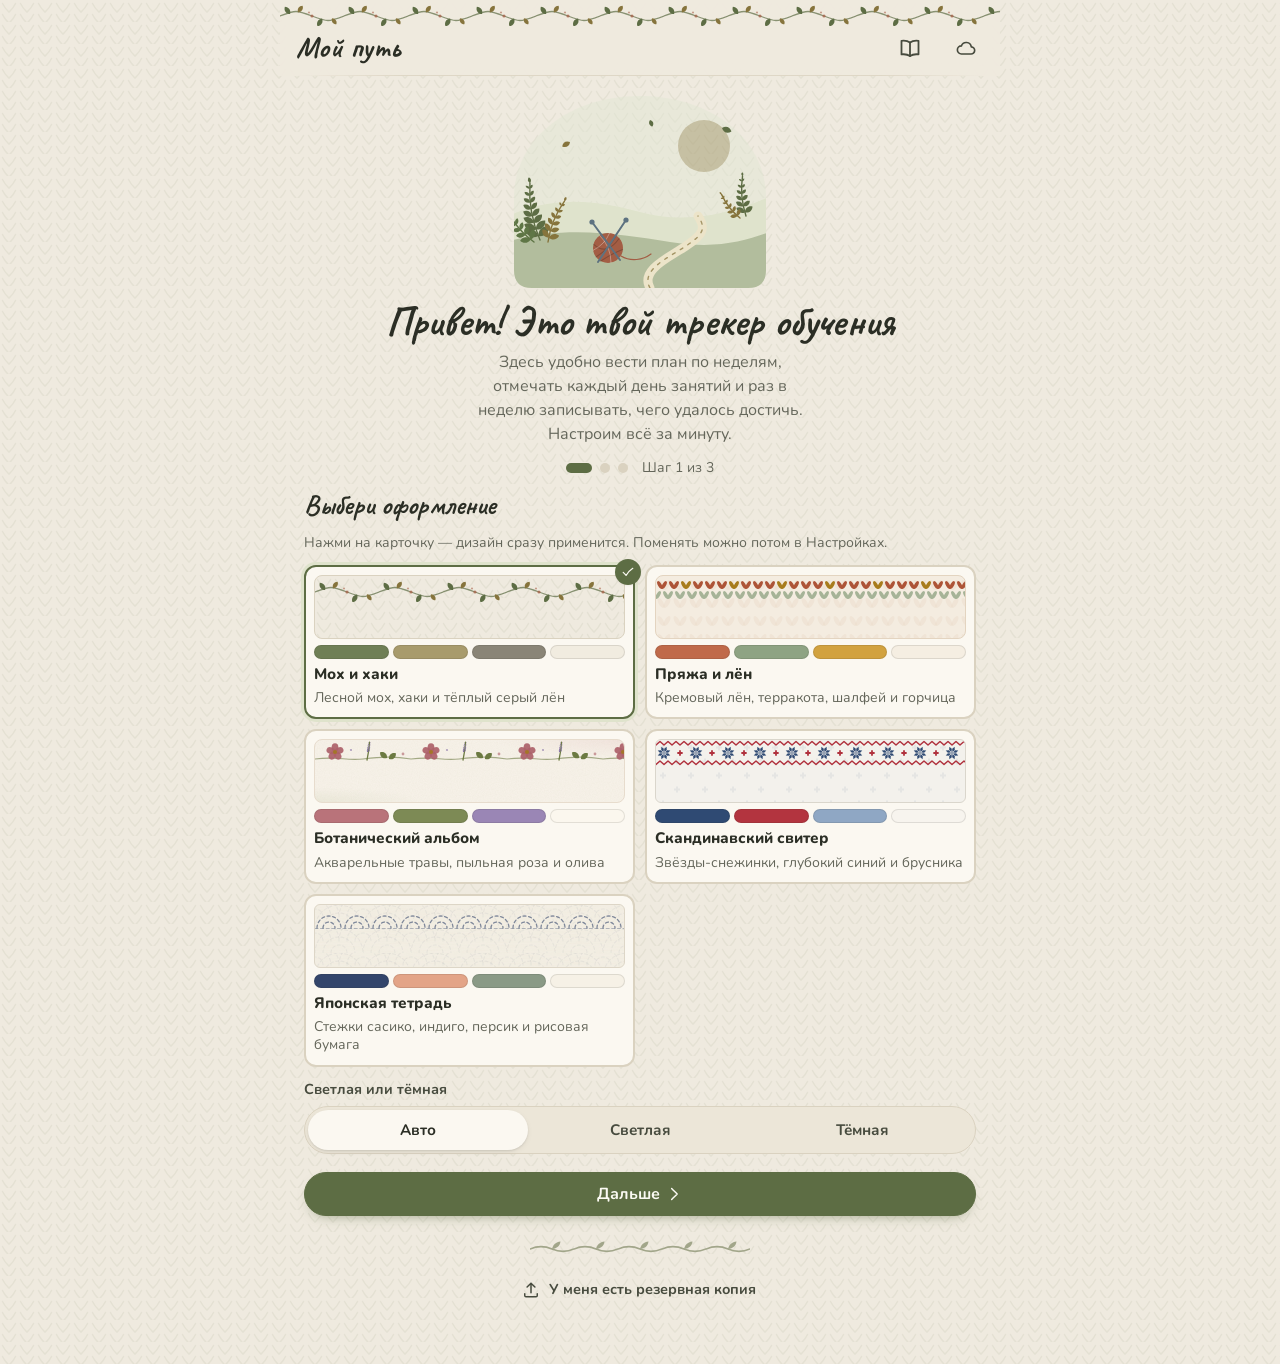
<file: index.html>
<!doctype html>
<html lang="ru">
<head>
  <meta charset="utf-8">
  <meta name="viewport" content="width=device-width, initial-scale=1, viewport-fit=cover">
  <title>Трекер обучения</title>
  <meta name="description" content="Личный трекер обучения: вязание, английский, письмо левой рукой">
  <meta name="theme-color" content="#7d8a6a">
  <meta name="color-scheme" content="light dark">
  <link rel="manifest" href="manifest.webmanifest">
  <link rel="icon" href="icons/icon.svg" type="image/svg+xml">
  <link rel="apple-touch-icon" href="icons/icon-192.png">
  <meta name="apple-mobile-web-app-capable" content="yes">
  <meta name="mobile-web-app-capable" content="yes">
  <meta name="apple-mobile-web-app-title" content="Трекер">
  <link rel="preconnect" href="https://fonts.googleapis.com">
  <link rel="preconnect" href="https://fonts.gstatic.com" crossorigin>
  <link rel="stylesheet" href="https://fonts.googleapis.com/css2?family=Caveat:wght@500;700&family=Nunito:wght@400;600;700;800&display=swap">
  <link rel="stylesheet" href="css/base.css">
  <link rel="stylesheet" href="css/themes.css">
  <link rel="stylesheet" href="css/views/today.css">
  <link rel="stylesheet" href="css/views/plan.css">
  <link rel="stylesheet" href="css/views/journal.css">
  <link rel="stylesheet" href="css/views/summary.css">
  <link rel="stylesheet" href="css/views/settings.css">
</head>
<body>
  <div class="app">
    <header class="topbar">
      <div class="topbar__decor" id="decor" aria-hidden="true"></div>
      <div class="topbar__row">
        <a class="topbar__brand" href="#/today">Мой путь</a>
        <a class="icon-btn" id="learn-link" href="learn/" style="margin-left:auto" aria-label="Уроки: пошаговые занятия" title="Уроки"></a>
        <button class="sync-badge" id="sync-badge" type="button" aria-label="Состояние синхронизации"></button>
      </div>
    </header>
    <main class="view" id="view" tabindex="-1"></main>
    <nav class="nav" id="nav" aria-label="Разделы"></nav>
  </div>
  <noscript>Для работы трекера нужен JavaScript.</noscript>
  <script type="module" src="js/app.js"></script>
</body>
</html>
</file>
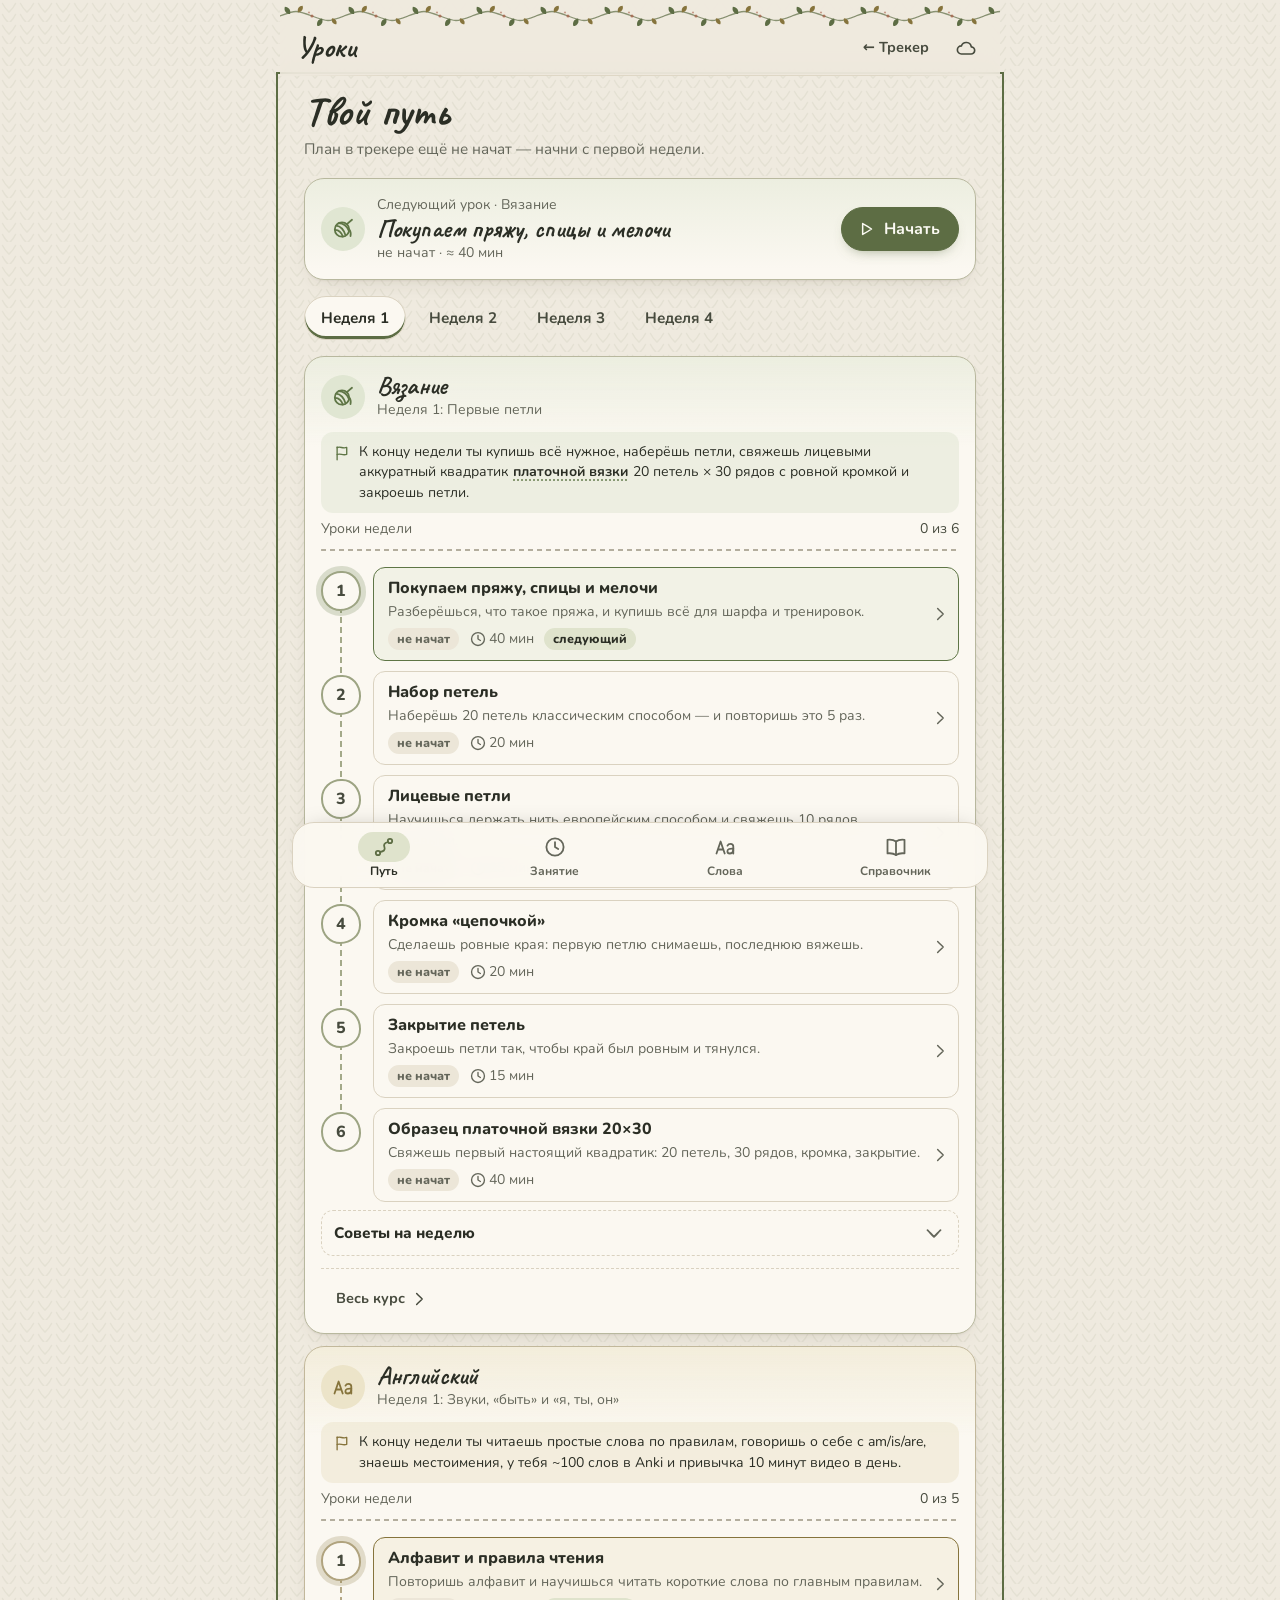
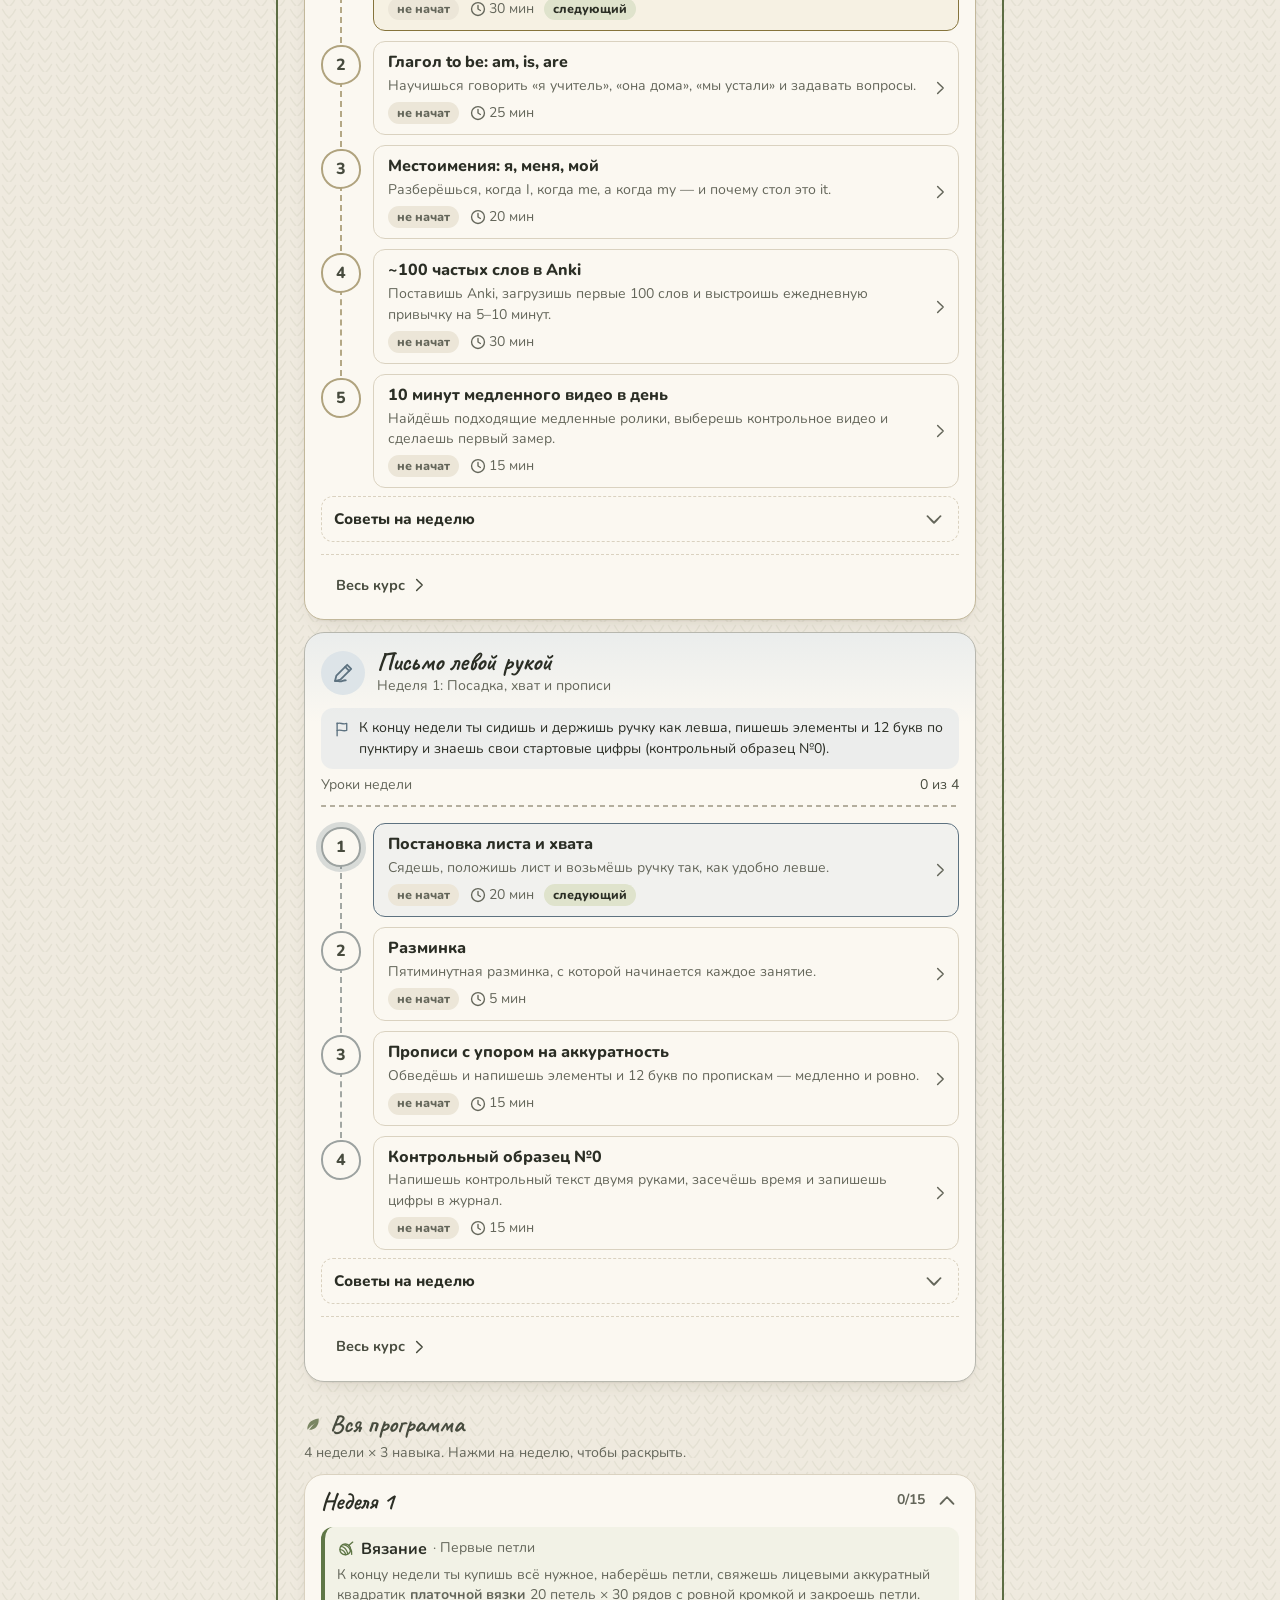
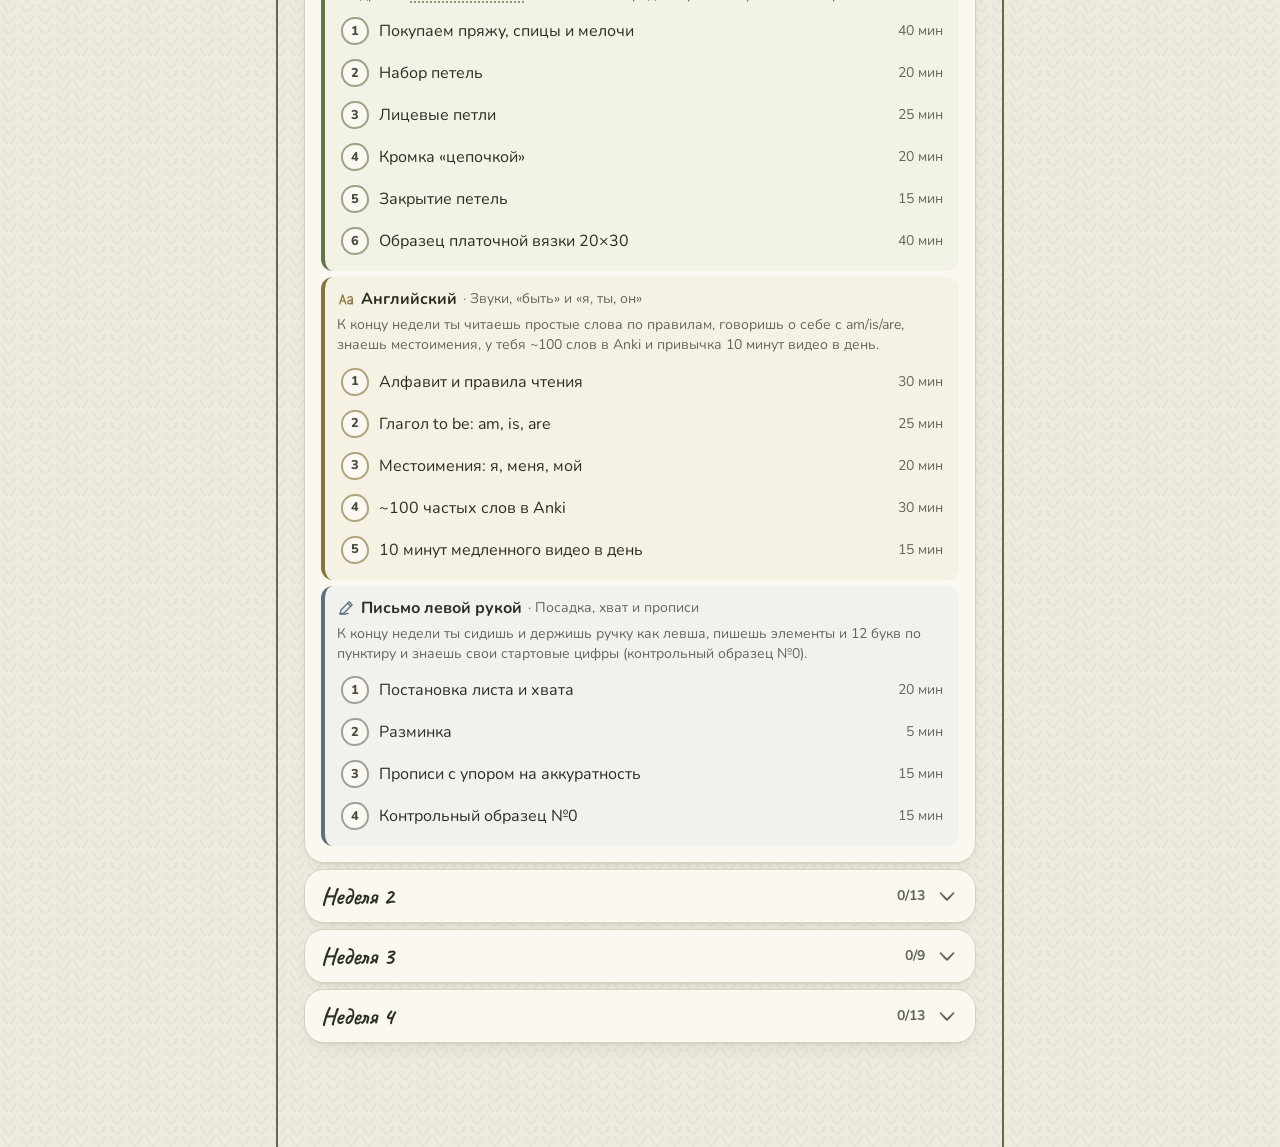
<file: learn/index.html>
<!doctype html>
<html lang="ru">
<head>
  <meta charset="utf-8">
  <meta name="viewport" content="width=device-width, initial-scale=1, viewport-fit=cover">
  <title>Уроки · Трекер обучения</title>
  <meta name="description" content="Пошаговые уроки: вязание, английский, письмо левой рукой">
  <meta name="theme-color" content="#7d8a6a">
  <meta name="color-scheme" content="light dark">
  <link rel="manifest" href="../manifest.webmanifest">
  <link rel="icon" href="../icons/icon.svg" type="image/svg+xml">
  <link rel="apple-touch-icon" href="../icons/icon-192.png">
  <link rel="preconnect" href="https://fonts.googleapis.com">
  <link rel="preconnect" href="https://fonts.gstatic.com" crossorigin>
  <link rel="stylesheet" href="https://fonts.googleapis.com/css2?family=Caveat:wght@500;700&family=Nunito:wght@400;600;700;800&display=swap">
  <link rel="stylesheet" href="../css/base.css">
  <link rel="stylesheet" href="../css/themes.css">
  <link rel="stylesheet" href="css/learn.css">
</head>
<body class="learn">
  <div class="app">
    <header class="topbar">
      <div class="topbar__decor" id="decor" aria-hidden="true"></div>
      <div class="topbar__row">
        <a class="topbar__brand" href="#/">Уроки</a>
        <div class="ln-topbar__actions">
          <a class="btn btn--ghost btn--sm ln-back" href="../#/today">← Трекер</a>
          <a class="sync-badge" id="sync-badge" href="../#/settings" aria-label="Состояние синхронизации"></a>
        </div>
      </div>
    </header>
    <main class="view" id="view" tabindex="-1"></main>
    <nav class="nav ln-nav" id="nav" aria-label="Разделы"></nav>
  </div>
  <div id="print-root" class="ln-print-root" hidden></div>
  <noscript>Для работы уроков нужен JavaScript.</noscript>
  <script type="module" src="js/app.js"></script>
</body>
</html>
</file>
<file: css/base.css>
/* ==========================================================================
   Базовые стили: сброс, каркас, компоненты. Цвета — только из токенов тем
   (css/themes.css). Сначала телефон (360 px), затем колонка ~720 px.
   ========================================================================== */

/* ---------- запасные токены (если тема ещё не применена) ---------- */
:root {
  --bg: #f1ece0; --bg-pattern: none; --surface: #fbf8f1; --surface-2: #ece6d8;
  --ink: #2e3127; --ink-soft: #4b4f42; --muted: #6a6c5f; --line: #d6cfbe;
  --accent: #5f6f48; --accent-ink: #fbfaf4; --accent-soft: #dfe4cf;
  --ok: #4f7a3a; --warn: #9a6b12; --danger: #a8443a;
  --skill-1: #5f7748; --skill-2: #8a7a45; --skill-3: #6e7f88; --skill-4: #a0634a; --skill-5: #7b6a8e; --skill-6: #4f7f74;
  --skill-1-soft: #e1e7d4; --skill-2-soft: #ece4cc; --skill-3-soft: #dde3e5; --skill-4-soft: #f0ddd3; --skill-5-soft: #e5dfeb; --skill-6-soft: #d7e7e2;
  --on-skill: #fffdf7;
  --radius: 20px; --radius-sm: 12px;
  --shadow: 0 1px 2px rgb(60 50 30 / .06), 0 6px 18px -8px rgb(60 50 30 / .18);
  --font-hand: 'Caveat', 'Segoe Print', 'Bradley Hand', cursive;
  --font-body: 'Nunito', system-ui, -apple-system, 'Segoe UI', Roboto, sans-serif;
  --divider-mask: none;
  --pattern-size: auto;
  --ease: cubic-bezier(.2, .8, .2, 1);
  --nav-h: 64px;
  --safe-b: env(safe-area-inset-bottom, 0px);
}

/* ---------- сброс ---------- */
*, *::before, *::after { box-sizing: border-box; }
html { -webkit-text-size-adjust: 100%; text-size-adjust: 100%; -webkit-tap-highlight-color: transparent; }
body, h1, h2, h3, h4, p, ul, ol, figure, blockquote, dl, dd { margin: 0; }
ul[class], ol[class] { padding: 0; list-style: none; }
img, svg, video { display: block; max-width: 100%; }
button, input, select, textarea { font: inherit; color: inherit; }
button { cursor: pointer; background: none; border: 0; padding: 0; }
a { color: var(--accent); text-underline-offset: .18em; }
[hidden] { display: none !important; }

html { background: var(--bg); color-scheme: light; }
html[data-theme="dark"] { color-scheme: dark; }

body {
  min-height: 100vh;
  min-height: 100dvh;
  font-family: var(--font-body);
  font-size: 1rem;
  line-height: 1.5;
  color: var(--ink);
  background-color: var(--bg);
  background-image: var(--bg-pattern);
  background-size: var(--pattern-size);
  overflow-x: hidden;
  -webkit-font-smoothing: antialiased;
  text-rendering: optimizeLegibility;
}
body.has-sheet { overflow: hidden; }

::selection { background: var(--accent-soft); color: var(--ink); }

/* ---------- иконки ---------- */
.ico { display: inline-flex; width: 24px; height: 24px; flex: none; line-height: 0; }
.ico svg { width: 100%; height: 100%; }
.ico--sm { width: 18px; height: 18px; }
.ico--lg { width: 32px; height: 32px; }

/* ---------- каркас ---------- */
.app {
  max-width: 720px;
  margin: 0 auto;
  min-height: 100vh;
  min-height: 100dvh;
  position: relative;
}

.topbar {
  position: sticky;
  top: 0;
  z-index: 20;
  padding-top: env(safe-area-inset-top, 0px);
  background: color-mix(in srgb, var(--bg) 88%, transparent);
  -webkit-backdrop-filter: blur(10px) saturate(1.1);
  backdrop-filter: blur(10px) saturate(1.1);
}
.topbar::after {           /* мягкая «тень» под шапкой */
  content: '';
  position: absolute; left: 16px; right: 16px; bottom: 0; height: 1px;
  background: linear-gradient(90deg, transparent, var(--line) 15%, var(--line) 85%, transparent);
  opacity: .8;
}
.topbar__decor {
  height: 26px;
  overflow: hidden;
  color: var(--accent);
  pointer-events: none;
}
.topbar__decor svg { width: 100%; height: 100%; }
.topbar__row {
  display: flex; align-items: center; justify-content: space-between; gap: 12px;
  padding: 0 12px 6px 16px;
  min-height: 48px;
}
.topbar__brand {
  font-family: var(--font-hand);
  font-weight: 700;
  font-size: 1.85rem;
  line-height: 1;
  color: var(--ink);
  text-decoration: none;
  letter-spacing: .01em;
  padding: 4px 0;
}

.sync-badge {
  position: relative;
  display: inline-grid; place-items: center;
  width: 44px; height: 44px;
  border-radius: 50%;
  color: var(--ink-soft);
  transition: background-color .2s, color .2s;
}
.sync-badge .ico { width: 22px; height: 22px; }
.sync-badge:hover { background: var(--surface-2); }
.sync-badge::after {
  content: '';
  position: absolute; right: 9px; bottom: 10px;
  width: 8px; height: 8px; border-radius: 50%;
  border: 2px solid var(--bg);
  background: var(--muted);
}
.sync-badge--synced { color: var(--ok); }
.sync-badge--synced::after { background: var(--ok); }
.sync-badge--syncing { color: var(--accent); }
.sync-badge--syncing::after { background: var(--accent); }
.sync-badge--syncing .ico { animation: spin 1.6s linear infinite; }
.sync-badge--offline { color: var(--muted); }
.sync-badge--offline::after { background: var(--warn); }
.sync-badge--error { color: var(--danger); }
.sync-badge--error::after { background: var(--danger); }
.sync-badge--signed-out::after { background: var(--warn); }
.sync-badge--local::after { display: none; }

.view {
  display: block;
  padding: 12px 16px calc(var(--nav-h) + 40px + var(--safe-b));
  outline: none;
}
body.is-onboarding .view { padding-bottom: calc(32px + var(--safe-b)); }
body.is-onboarding .nav { display: none; }

.nav {
  position: fixed;
  z-index: 30;
  left: 0; right: 0; bottom: 0;
  margin: 0 auto;
  max-width: 720px;
  display: grid;
  grid-template-columns: repeat(5, 1fr);
  padding: 6px 6px calc(6px + var(--safe-b));
  background: color-mix(in srgb, var(--surface) 94%, transparent);
  -webkit-backdrop-filter: blur(12px);
  backdrop-filter: blur(12px);
  border-top: 1px solid var(--line);
  box-shadow: 0 -8px 24px -18px rgb(0 0 0 / .35);
}
@media (min-width: 720px) {
  .nav { bottom: 12px; border: 1px solid var(--line); border-radius: 22px; max-width: 696px; padding-bottom: 6px; }
}
.nav__item {
  display: flex; flex-direction: column; align-items: center; justify-content: center; gap: 2px;
  min-height: 52px;
  padding: 2px 0;
  color: var(--muted);
  text-decoration: none;
  font-size: .75rem;
  font-weight: 700;
  border-radius: 16px;
  transition: color .2s;
}
.nav__ico {
  width: 52px; height: 30px;
  padding: 3px 14px;
  border-radius: 999px;
  transition: background-color .25s var(--ease), transform .25s var(--ease);
}
.nav__label { line-height: 1.2; white-space: nowrap; }
.nav__item:hover { color: var(--ink-soft); }
.nav__item.is-active { color: var(--ink); }
.nav__item.is-active .nav__ico { background: var(--accent-soft); color: var(--accent); }
.nav__item:active .nav__ico { transform: scale(.92); }

/* ---------- текст ---------- */
.h1, .h2, .hand, .big-num, .sheet__title, .section__title, .card__title, .empty__title {
  font-family: var(--font-hand);
  font-weight: 700;
  letter-spacing: .005em;
}
.h1 { font-size: 2.35rem; line-height: 1.05; color: var(--ink); }
.h2 { font-size: 1.75rem; line-height: 1.1; color: var(--ink); }
.h3 { font-size: 1.0625rem; line-height: 1.3; font-weight: 800; color: var(--ink); }
.hand { font-size: 1.3em; line-height: 1.15; }
.muted { color: var(--muted); }
.small { font-size: .875rem; line-height: 1.45; }
.num { font-variant-numeric: tabular-nums; font-feature-settings: 'tnum'; }
.big-num { font-size: 3rem; line-height: .95; color: var(--ink); font-variant-numeric: tabular-nums; }
p + p { margin-top: .6em; }

/* ---------- раскладка ---------- */
.page-head {
  display: flex; flex-wrap: wrap; align-items: flex-end; justify-content: space-between;
  gap: 4px 12px;
  margin: 8px 0 18px;
}
.page-head__title { font-family: var(--font-hand); font-weight: 700; font-size: 2.35rem; line-height: 1.05; flex: 1 1 auto; min-width: 0; }
.page-head__sub { flex-basis: 100%; order: 3; color: var(--muted); font-size: .95rem; }
.page-head__actions { display: flex; align-items: center; gap: 4px; }

.section { margin-top: 28px; }
.section:first-child { margin-top: 0; }
.section__title {
  font-size: 1.55rem; line-height: 1.1; color: var(--ink-soft);
  margin-bottom: 10px;
  display: flex; align-items: center; gap: 8px;
}

.stack { display: flex; flex-direction: column; gap: 12px; }
.stack--sm { gap: 6px; }
.row { display: flex; align-items: center; gap: 10px; min-width: 0; }
.row--between { justify-content: space-between; }
.row--wrap { flex-wrap: wrap; }
.grid-2 { display: grid; grid-template-columns: repeat(2, minmax(0, 1fr)); gap: 12px; }
.spacer { flex: 1 1 auto; }

/* ---------- карточки ---------- */
.card {
  position: relative;
  background: var(--surface);
  border: 1px solid var(--line);
  border-radius: var(--radius);
  box-shadow: var(--shadow);
  padding: 16px;
  min-width: 0;
}
.card--skill {
  border-color: color-mix(in srgb, var(--skill, var(--accent)) 28%, var(--line));
  background:
    linear-gradient(180deg, color-mix(in srgb, var(--skill-soft, var(--accent-soft)) 55%, transparent), transparent 90px),
    var(--surface);
}
.card__head { display: flex; align-items: center; gap: 12px; min-width: 0; }
.card__head + .card__body, .card__head + .card__foot, .card__body + .card__foot { margin-top: 12px; }
.card__title { font-size: 1.6rem; line-height: 1.05; color: var(--ink); flex: 1 1 auto; min-width: 0; overflow-wrap: anywhere; }
.card__icon {
  flex: none;
  display: grid; place-items: center;
  width: 44px; height: 44px;
  border-radius: 50%;
  background: var(--skill-soft, var(--accent-soft));
  color: var(--skill, var(--accent));
}
.card__icon .ico { width: 24px; height: 24px; }
.card__body { color: var(--ink-soft); }
.card__foot {
  display: flex; align-items: center; justify-content: space-between; flex-wrap: wrap; gap: 8px;
  padding-top: 12px;
  border-top: 1px dashed var(--line);
  color: var(--muted);
  font-size: .9rem;
}

/* цвета навыков */
.sk-1 { --skill: var(--skill-1); --skill-soft: var(--skill-1-soft); }
.sk-2 { --skill: var(--skill-2); --skill-soft: var(--skill-2-soft); }
.sk-3 { --skill: var(--skill-3); --skill-soft: var(--skill-3-soft); }
.sk-4 { --skill: var(--skill-4); --skill-soft: var(--skill-4-soft); }
.sk-5 { --skill: var(--skill-5); --skill-soft: var(--skill-5-soft); }
.sk-6 { --skill: var(--skill-6); --skill-soft: var(--skill-6-soft); }

/* ---------- кнопки ---------- */
.btn {
  position: relative;
  display: inline-flex; align-items: center; justify-content: center; gap: 8px;
  min-height: 44px;
  padding: 0 18px;
  border-radius: 999px;
  border: 1.5px solid var(--line);
  background: var(--surface);
  color: var(--ink);
  font-weight: 700;
  font-size: 1rem;
  line-height: 1.2;
  text-align: center;
  text-decoration: none;
  white-space: nowrap;
  user-select: none;
  transition: background-color .2s, border-color .2s, color .2s, transform .12s var(--ease), box-shadow .2s;
}
.btn .ico { width: 20px; height: 20px; margin-left: -4px; }
.btn:hover { background: var(--surface-2); }
.btn:active { transform: scale(.97); }
.btn:disabled, .btn[aria-disabled="true"] { opacity: .5; cursor: not-allowed; transform: none; }
.btn--primary {
  background: var(--accent);
  border-color: var(--accent);
  color: var(--accent-ink);
  box-shadow: 0 6px 14px -8px color-mix(in srgb, var(--accent) 70%, transparent);
}
.btn--primary:hover { background: color-mix(in srgb, var(--accent) 88%, var(--ink)); border-color: transparent; }
.btn--ghost { background: transparent; border-color: transparent; color: var(--ink-soft); }
.btn--ghost:hover { background: var(--surface-2); color: var(--ink); }
.btn--danger {
  background: color-mix(in srgb, var(--danger) 10%, var(--surface));
  border-color: color-mix(in srgb, var(--danger) 45%, transparent);
  color: var(--danger);
}
.btn--danger:hover { background: color-mix(in srgb, var(--danger) 18%, var(--surface)); }
.btn--sm { min-height: 36px; padding: 0 14px; font-size: .9rem; }
.btn--sm::after { content: ''; position: absolute; inset: -4px 0; }
.btn--block { display: flex; width: 100%; }

.icon-btn {
  position: relative;
  display: inline-grid; place-items: center;
  flex: none;
  width: 44px; height: 44px;
  border-radius: 50%;
  color: var(--ink-soft);
  transition: background-color .2s, color .2s, transform .12s var(--ease);
}
.icon-btn:hover { background: var(--surface-2); color: var(--ink); }
.icon-btn:active { transform: scale(.92); }
.icon-btn:disabled { opacity: .4; cursor: not-allowed; }
.icon-btn--sm { width: 36px; height: 36px; }
.icon-btn--sm .ico { width: 20px; height: 20px; }
.icon-btn--sm::after { content: ''; position: absolute; inset: -4px; }

.chips { display: flex; flex-wrap: wrap; gap: 8px; }
.chip {
  position: relative;
  display: inline-flex; align-items: center; gap: 6px;
  min-height: 38px;
  padding: 0 14px;
  border-radius: 999px;
  border: 1.5px solid var(--line);
  background: var(--surface);
  color: var(--ink-soft);
  font-size: .95rem;
  font-weight: 600;
  transition: background-color .2s, border-color .2s, color .2s;
}
.chip::after { content: ''; position: absolute; inset: -3px 0; }
.chip .ico { width: 18px; height: 18px; margin-left: -3px; }
.chip:hover { border-color: color-mix(in srgb, var(--accent) 40%, var(--line)); }
.chip.is-active {
  background: var(--skill-soft, var(--accent-soft));
  border-color: var(--skill, var(--accent));
  color: var(--ink);
}

.fab {
  position: fixed;
  z-index: 25;
  right: max(16px, calc((100vw - 720px) / 2 + 16px));
  bottom: calc(var(--nav-h) + 20px + var(--safe-b));
  display: grid; place-items: center;
  width: 56px; height: 56px;
  border-radius: 50%;
  background: var(--accent);
  color: var(--accent-ink);
  box-shadow: 0 10px 24px -10px color-mix(in srgb, var(--accent) 80%, #000), 0 2px 4px rgb(0 0 0 / .12);
  transition: transform .15s var(--ease);
}
.fab .ico { width: 26px; height: 26px; }
.fab:active { transform: scale(.94); }

/* ---------- формы ---------- */
.form { display: flex; flex-direction: column; gap: 16px; }
.field { display: flex; flex-direction: column; gap: 6px; min-width: 0; }
.field--inline {
  flex-direction: row; align-items: center; gap: 12px;
  min-height: 44px;
  cursor: pointer;
}
.field__label { font-size: .9rem; font-weight: 700; color: var(--ink-soft); }
.field__hint { font-size: .85rem; color: var(--muted); line-height: 1.4; }

.input {
  display: block;
  width: 100%;
  min-height: 48px;
  padding: 11px 14px;
  font-size: 16px;               /* не даёт iOS увеличивать страницу */
  line-height: 1.4;
  color: var(--ink);
  background: var(--surface);
  border: 1.5px solid var(--line);
  border-radius: var(--radius-sm);
  outline: none;
  transition: border-color .2s, box-shadow .2s, background-color .2s;
  -webkit-appearance: none;
  appearance: none;
}
.input::placeholder { color: var(--muted); opacity: .85; }
.input:hover { border-color: color-mix(in srgb, var(--accent) 35%, var(--line)); }
.input:focus, .input:focus-visible {
  border-color: var(--accent);
  box-shadow: 0 0 0 4px color-mix(in srgb, var(--accent) 22%, transparent);
  background: var(--surface);
}
textarea.input { min-height: 96px; resize: vertical; line-height: 1.5; }
select.input {
  padding-right: 40px;
  background-image:
    linear-gradient(45deg, transparent 50%, var(--muted) 50%),
    linear-gradient(135deg, var(--muted) 50%, transparent 50%);
  background-position: calc(100% - 20px) 52%, calc(100% - 14px) 52%;
  background-size: 6px 6px, 6px 6px;
  background-repeat: no-repeat;
}
input[type="date"].input { min-width: 0; }
input[type="number"].input { font-variant-numeric: tabular-nums; }
.input:invalid:not(:placeholder-shown):not(:focus) { border-color: color-mix(in srgb, var(--danger) 60%, var(--line)); }

.checkbox {
  -webkit-appearance: none; appearance: none;
  flex: none;
  width: 24px; height: 24px;
  margin: 0;
  border: 2px solid color-mix(in srgb, var(--ink) 30%, var(--line));
  border-radius: 8px;
  background: var(--surface) center / 16px no-repeat;
  cursor: pointer;
  transition: background-color .2s, border-color .2s, transform .15s var(--ease);
}
.checkbox:checked {
  background-color: var(--skill, var(--accent));
  border-color: var(--skill, var(--accent));
  background-image: var(--check-img);
  animation: pop .3s var(--ease);
}

.switch, .switch input, input.switch {
  -webkit-appearance: none; appearance: none;
}
input.switch, .switch input {
  flex: none;
  position: relative;
  width: 50px; height: 30px;
  margin: 0;
  border-radius: 999px;
  border: 0;
  background-color: color-mix(in srgb, var(--ink) 18%, var(--surface-2));
  background-image: radial-gradient(circle, var(--surface) 0 10px, transparent 11px);
  background-size: 30px 30px;
  background-repeat: no-repeat;
  background-position: 0 0;
  cursor: pointer;
  transition: background-color .25s, background-position .25s var(--ease);
}
input.switch:checked, .switch input:checked {
  background-color: var(--accent);
  background-image: radial-gradient(circle, var(--accent-ink) 0 10px, transparent 11px);
  background-position: 20px 0;
}
label.switch { display: inline-flex; align-items: center; gap: 12px; min-height: 44px; cursor: pointer; }

/* Главная кнопка экрана «Сегодня»: «Сделано». Круглая, со «стежком» по краю. */
.check-toggle {
  --ct: var(--skill, var(--accent));
  --ct-soft: var(--skill-soft, var(--accent-soft));
  position: relative;
  isolation: isolate;
  flex: none;
  display: inline-flex; align-items: center; justify-content: center; gap: 10px;
  width: 68px; height: 68px;
  border-radius: 999px;
  background: var(--ct-soft);
  color: color-mix(in srgb, var(--ct) 62%, var(--ink));
  border: 0;
  font-weight: 800;
  font-size: 1rem;
  transition: background-color .3s var(--ease), color .3s, transform .15s var(--ease), box-shadow .3s;
  box-shadow: inset 0 0 0 2px color-mix(in srgb, var(--ct) 30%, transparent);
}
.check-toggle::before {        /* стежки по кругу */
  content: '';
  position: absolute; inset: 5px;
  border-radius: inherit;
  border: 2px dashed color-mix(in srgb, var(--ct) 55%, transparent);
  z-index: -1;
  transition: border-color .3s, transform .6s var(--ease);
}
.check-toggle .ico { width: 32px; height: 32px; opacity: .35; transition: opacity .2s, transform .3s var(--ease); }
.check-toggle:empty::after {
  content: '';
  width: 32px; height: 32px;
  background: currentColor;
  -webkit-mask: var(--check-mask) center / contain no-repeat;
  mask: var(--check-mask) center / contain no-repeat;
  opacity: .35;
}
.check-toggle:hover { box-shadow: inset 0 0 0 2px color-mix(in srgb, var(--ct) 55%, transparent); }
.check-toggle:active { transform: scale(.93); }
.check-toggle.is-on {
  background: var(--ct);
  color: var(--on-skill);
  box-shadow: 0 10px 22px -12px var(--ct), inset 0 0 0 2px var(--ct);
  animation: toggle-pop .5s var(--ease);
}
.check-toggle.is-on::before { border-color: color-mix(in srgb, var(--on-skill) 55%, transparent); transform: rotate(40deg); }
.check-toggle.is-on .ico, .check-toggle.is-on:empty::after { opacity: 1; }
.check-toggle.is-on .ico svg path { stroke-dasharray: 30; animation: draw .45s .08s var(--ease) both; }
/* вариант с подписью: становится «пилюлей» */
.check-toggle:has(> :not(.ico)) { width: auto; min-width: 68px; padding: 0 24px 0 18px; }
.check-toggle--wide { width: 100%; height: 60px; padding: 0 20px; }
.check-toggle--wide.is-on::before, .check-toggle:has(> :not(.ico)).is-on::before { transform: none; }

.stepper {
  display: inline-flex; align-items: center;
  border: 1.5px solid var(--line);
  border-radius: 999px;
  background: var(--surface);
  padding: 2px;
}
.stepper__btn {
  display: grid; place-items: center;
  width: 42px; height: 42px;
  border-radius: 50%;
  color: var(--ink-soft);
  transition: background-color .2s, transform .12s;
}
.stepper__btn .ico { width: 20px; height: 20px; }
.stepper__btn:hover { background: var(--surface-2); color: var(--ink); }
.stepper__btn:active { transform: scale(.9); }
.stepper__btn:disabled { opacity: .35; }
.stepper__value {
  min-width: 3.2ch;
  padding: 0 4px;
  text-align: center;
  font-weight: 800;
  font-size: 1.1rem;
  font-variant-numeric: tabular-nums;
  color: var(--ink);
}
input.stepper__value { border: 0; background: transparent; width: 4.5ch; font-size: 16px; -moz-appearance: textfield; appearance: textfield; }
input.stepper__value::-webkit-inner-spin-button, input.stepper__value::-webkit-outer-spin-button { -webkit-appearance: none; margin: 0; }

.segmented {
  display: flex;
  gap: 2px;
  padding: 3px;
  border-radius: 999px;
  background: var(--surface-2);
  border: 1px solid var(--line);
}
.segmented__btn {
  flex: 1 1 0;
  min-width: 0;
  min-height: 40px;
  padding: 0 12px;
  border-radius: 999px;
  color: var(--ink-soft);
  font-weight: 700;
  font-size: .95rem;
  white-space: nowrap;
  overflow: hidden; text-overflow: ellipsis;
  transition: background-color .2s, color .2s, box-shadow .2s;
}
.segmented__btn:hover { color: var(--ink); }
.segmented__btn.is-active {
  background: var(--surface);
  color: var(--ink);
  box-shadow: 0 1px 2px rgb(0 0 0 / .08), 0 2px 8px -4px rgb(0 0 0 / .2);
}

.scale { display: flex; gap: 6px; }
.scale__btn {
  flex: 1 1 0;
  min-width: 0;
  min-height: 44px;
  border-radius: var(--radius-sm);
  border: 1.5px solid var(--line);
  background: var(--surface);
  color: var(--ink-soft);
  font-family: var(--font-hand);
  font-size: 1.5rem;
  font-weight: 700;
  line-height: 1;
  transition: background-color .2s, border-color .2s, color .2s, transform .12s;
}
.scale__btn:hover { border-color: var(--skill, var(--accent)); }
.scale__btn:active { transform: scale(.94); }
.scale__btn.is-active {
  background: var(--skill, var(--accent));
  border-color: var(--skill, var(--accent));
  color: var(--on-skill);
}

/* ---------- списки ---------- */
.list { display: flex; flex-direction: column; }
.list__item {
  display: flex; align-items: center; gap: 12px;
  min-height: 52px;
  padding: 10px 0;
  border-bottom: 1px dashed var(--line);
  min-width: 0;
}
.list__item:last-child { border-bottom: 0; }
.card > .list:first-child > .list__item:first-child { padding-top: 0; }
.card > .list:last-child > .list__item:last-child { padding-bottom: 0; }

.task {
  display: flex; align-items: flex-start; gap: 10px;
  padding: 6px 0;
  min-width: 0;
}
.task__check {
  position: relative;
  flex: none;
  display: grid; place-items: center;
  width: 28px; height: 28px;
  margin: 2px 2px 0;
  border-radius: 50%;
  border: 2px solid color-mix(in srgb, var(--skill, var(--accent)) 55%, var(--line));
  background: var(--surface);
  color: var(--on-skill);
  transition: background-color .2s, border-color .2s, transform .15s var(--ease);
}
.task__check::before { content: ''; position: absolute; inset: -8px; }
.task__check .ico { width: 18px; height: 18px; opacity: 0; transition: opacity .2s; }
.task__check:active { transform: scale(.9); }
.task__text { flex: 1 1 auto; min-width: 0; padding-top: 4px; line-height: 1.45; color: var(--ink); overflow-wrap: anywhere; }
.task__actions { display: flex; align-items: center; margin: -6px -8px -6px 0; flex: none; }
.task.is-done .task__check {
  background: var(--skill, var(--accent));
  border-color: var(--skill, var(--accent));
  animation: pop .3s var(--ease);
}
.task.is-done .task__check .ico { opacity: 1; }
.task.is-done .task__check:empty::after {
  content: ''; width: 18px; height: 18px; background: currentColor;
  -webkit-mask: var(--check-mask) center / contain no-repeat; mask: var(--check-mask) center / contain no-repeat;
}
.task.is-done .task__text {
  color: var(--muted);
  text-decoration: line-through;
  text-decoration-color: color-mix(in srgb, var(--skill, var(--accent)) 60%, transparent);
  text-decoration-thickness: 1.5px;
}

.check-item {
  display: flex; align-items: center; gap: 12px;
  min-height: 48px;
  padding: 8px 10px;
  margin: 0 -10px;
  border-radius: var(--radius-sm);
  color: var(--ink);
  cursor: pointer;
  transition: background-color .2s;
}
.check-item:hover { background: color-mix(in srgb, var(--surface-2) 60%, transparent); }
.check-item.is-done { color: var(--ink-soft); }
.check-item.is-carried { color: var(--muted); }
.check-item.is-carried .checkbox:checked {
  background-color: var(--skill-soft, var(--accent-soft));
  border-color: color-mix(in srgb, var(--skill, var(--accent)) 50%, transparent);
  border-style: dashed;
  background-image: var(--check-img-dim);
}

/* ---------- прогресс: «нитка» ---------- */
.progress {
  position: relative;
  height: 10px;
  border-radius: 999px;
  background:
    repeating-linear-gradient(90deg, color-mix(in srgb, var(--ink) 22%, var(--line)) 0 5px, transparent 5px 9px)
    0 50% / 100% 2px no-repeat;
}
.progress__bar {
  position: relative;
  height: 100%;
  max-width: 100%;
  min-width: 10px;
  border-radius: 999px;
  background-color: var(--accent);
  background-image: repeating-linear-gradient(-60deg, rgb(255 255 255 / .26) 0 2.5px, transparent 2.5px 6px);
  box-shadow: inset 0 -1px 0 rgb(0 0 0 / .12);
  transition: width .6s var(--ease);
}
.progress__bar[style*="width: 0"], .progress__bar[style*="width:0"] { min-width: 0; }
.progress--skill .progress__bar { background-color: var(--skill, var(--accent)); }

.ring { width: 56px; height: 56px; flex: none; transform: rotate(-90deg); }
.ring circle { fill: none; stroke-width: 6; }
.ring__track, .ring circle:first-child { stroke: var(--line); stroke-dasharray: 3 3; stroke-width: 3; }
.ring__bar, .ring circle:last-child:not(:first-child) { stroke: var(--skill, var(--accent)); stroke-linecap: round; transition: stroke-dashoffset .6s var(--ease); }

/* ---------- вкладки ---------- */
.tabs {
  display: flex; gap: 6px;
  overflow-x: auto;
  margin: 0 -16px;
  padding: 2px 16px 8px;
  scroll-snap-type: x proximity;
  scrollbar-width: none;
  -webkit-overflow-scrolling: touch;
}
.tabs::-webkit-scrollbar { display: none; }
.tab {
  flex: none;
  scroll-snap-align: start;
  display: inline-flex; align-items: center; gap: 6px;
  min-height: 44px;
  padding: 0 16px;
  border-radius: 999px;
  border: 1.5px solid transparent;
  color: var(--ink-soft);
  font-weight: 700;
  font-size: .95rem;
  white-space: nowrap;
  text-decoration: none;
  transition: background-color .2s, color .2s, border-color .2s;
}
.tab:hover { background: var(--surface-2); }
.tab.is-active {
  background: var(--surface);
  border-color: var(--line);
  color: var(--ink);
  box-shadow: inset 0 -3px 0 var(--accent);
}

/* ---------- прочее ---------- */
.badge {
  display: inline-flex; align-items: center; gap: 4px;
  padding: 2px 9px;
  min-height: 22px;
  border-radius: 999px;
  background: var(--surface-2);
  color: var(--ink-soft);
  font-size: .78rem;
  font-weight: 800;
  line-height: 1.3;
  white-space: nowrap;
  vertical-align: middle;
}
.badge .ico { width: 14px; height: 14px; }
.badge--accent { background: var(--accent-soft); color: var(--ink); }
.badge--ok { background: color-mix(in srgb, var(--ok) 16%, var(--surface)); color: var(--ok); }
.pill {
  display: inline-flex; align-items: center; gap: 6px;
  min-height: 32px;
  padding: 4px 12px;
  border-radius: 999px;
  border: 1px solid var(--line);
  background: var(--surface);
  color: var(--ink-soft);
  font-size: .9rem;
  font-weight: 700;
}
.pill .ico { width: 18px; height: 18px; color: var(--skill, var(--accent)); }

.empty {
  display: flex; flex-direction: column; align-items: center; text-align: center; gap: 8px;
  padding: 28px 16px 32px;
  color: var(--muted);
}
.empty > svg, .empty__art { width: 168px; max-width: 70%; height: auto; margin-bottom: 4px; color: var(--accent); }
.empty__art svg { width: 100%; height: auto; }
.empty__title { font-size: 1.6rem; line-height: 1.1; color: var(--ink-soft); }
.empty .btn { margin-top: 8px; }

.divider {
  display: flex; align-items: center; justify-content: center;
  height: 22px;
  margin: 20px auto;
  color: var(--accent);
  opacity: .85;
}
.divider:empty {
  width: min(220px, 70%);
  background: var(--line);
  background: color-mix(in srgb, var(--accent) 55%, var(--line));
  -webkit-mask: var(--divider-mask) center / auto 100% repeat-x;
  mask: var(--divider-mask) center / auto 100% repeat-x;
}
.divider > svg { width: min(220px, 70%); height: 22px; }

.hint-box {
  display: flex; align-items: flex-start; gap: 10px;
  padding: 12px 14px;
  border-radius: var(--radius-sm);
  background: color-mix(in srgb, var(--accent-soft) 55%, var(--surface));
  border: 1px dashed color-mix(in srgb, var(--accent) 40%, var(--line));
  color: var(--ink-soft);
  font-size: .95rem;
  line-height: 1.45;
}
.hint-box > .ico { color: var(--accent); width: 22px; height: 22px; margin-top: 1px; }

.delta {
  display: inline-flex; align-items: center; gap: 2px;
  font-size: .85rem; font-weight: 800;
  font-variant-numeric: tabular-nums;
  white-space: nowrap;
}
.delta .ico { width: 16px; height: 16px; }
.delta--up { color: var(--ok); }
.delta--down { color: var(--danger); }
.delta--same { color: var(--muted); }

.menu { display: flex; flex-direction: column; margin: 0 -8px; }
.menu__item {
  display: flex; align-items: center; gap: 14px;
  width: 100%;
  min-height: 52px;
  padding: 0 12px;
  border-radius: var(--radius-sm);
  text-align: left;
  font-weight: 600;
  color: var(--ink);
  transition: background-color .15s;
}
.menu__item .ico { color: var(--ink-soft); }
.menu__item:hover { background: var(--surface-2); }
.menu__item.is-danger, .menu__item.is-danger .ico { color: var(--danger); }

/* ---------- нижняя панель / диалог ---------- */
.sheet-backdrop {
  position: fixed; inset: 0;
  z-index: 50;
  display: flex; align-items: flex-end; justify-content: center;
  background: rgb(24 22 16 / .45);
  opacity: 0;
  transition: opacity .22s ease;
}
.sheet-backdrop.is-open { opacity: 1; }
.sheet {
  position: relative;
  width: 100%;
  max-width: 720px;
  max-height: 90vh;
  max-height: 90dvh;
  display: flex; flex-direction: column;
  background-color: var(--surface);
  background-image: var(--bg-pattern);
  background-size: var(--pattern-size);
  border-radius: 26px 26px 0 0;
  box-shadow: 0 -10px 40px -10px rgb(0 0 0 / .35);
  transform: translateY(100%);
  transition: transform .26s var(--ease);
  overflow: hidden;
}
.sheet-backdrop.is-open .sheet { transform: none; }
.sheet__handle { flex: none; width: 42px; height: 5px; margin: 10px auto 0; border-radius: 999px; background: var(--line); }
.sheet__head { flex: none; display: flex; align-items: center; justify-content: space-between; gap: 8px; padding: 4px 8px 2px 20px; }
.sheet__title { font-size: 1.8rem; line-height: 1.1; color: var(--ink); padding: 6px 0; min-width: 0; }
.sheet__body { flex: 1 1 auto; overflow-y: auto; overscroll-behavior: contain; padding: 8px 20px 20px; }
.sheet__body:last-child { padding-bottom: calc(20px + var(--safe-b)); }
.sheet__actions {
  flex: none;
  display: flex; gap: 10px; justify-content: flex-end;
  padding: 12px 20px calc(12px + var(--safe-b));
  border-top: 1px solid var(--line);
  background: var(--surface);
}
.sheet__actions .btn { flex: 1 1 0; }
@media (min-width: 720px) {
  .sheet-backdrop { align-items: center; padding: 24px; }
  .sheet { max-width: 520px; max-height: 85vh; border-radius: 26px; transform: translateY(16px) scale(.98); opacity: 0; transition: transform .22s var(--ease), opacity .22s; }
  .sheet-backdrop.is-open .sheet { opacity: 1; }
  .sheet__handle { display: none; }
  .sheet__head { padding-top: 12px; }
  .sheet__actions { padding-bottom: 14px; }
  .sheet__actions .btn { flex: 0 0 auto; min-width: 120px; }
}

/* ---------- уведомления ---------- */
.toasts {
  position: fixed;
  z-index: 60;
  left: 50%;
  bottom: calc(var(--nav-h) + 20px + var(--safe-b));
  transform: translateX(-50%);
  width: min(calc(100% - 32px), 480px);
  display: flex; flex-direction: column; align-items: stretch; gap: 8px;
  pointer-events: none;
}
body.is-onboarding .toasts { bottom: calc(20px + var(--safe-b)); }
.toast {
  display: flex; align-items: center; justify-content: space-between; gap: 12px;
  min-height: 48px;
  padding: 10px 10px 10px 18px;
  border-radius: 16px;
  background: var(--ink);
  color: var(--bg);
  font-weight: 600;
  font-size: .95rem;
  box-shadow: 0 12px 28px -12px rgb(0 0 0 / .5);
  opacity: 0;
  transform: translateY(12px) scale(.98);
  transition: opacity .22s, transform .25s var(--ease);
  pointer-events: auto;
}
.toast.is-shown { opacity: 1; transform: none; }
.toast__action {
  flex: none;
  min-height: 36px;
  padding: 0 12px;
  border-radius: 10px;
  color: var(--accent-soft);
  font-weight: 800;
}
.toast__action:hover { background: color-mix(in srgb, var(--bg) 14%, transparent); }

/* ---------- фокус ---------- */
:focus-visible { outline: 2.5px solid var(--accent); outline-offset: 2px; }
.input:focus-visible { outline: none; }
.btn--primary:focus-visible, .fab:focus-visible, .check-toggle.is-on:focus-visible { outline-color: var(--ink); }

/* ---------- анимации ---------- */
@keyframes spin { to { transform: rotate(360deg); } }
@keyframes pop { 0% { transform: scale(.8); } 60% { transform: scale(1.08); } 100% { transform: scale(1); } }
@keyframes toggle-pop { 0% { transform: scale(.88); } 45% { transform: scale(1.08); } 70% { transform: scale(.97); } 100% { transform: scale(1); } }
@keyframes draw { from { stroke-dashoffset: 30; } to { stroke-dashoffset: 0; } }
@keyframes fade-up { from { opacity: 0; transform: translateY(6px); } to { opacity: 1; transform: none; } }
.view > * { animation: fade-up .3s var(--ease) both; }

@media (prefers-reduced-motion: reduce) {
  *, *::before, *::after {
    animation-duration: .01ms !important;
    animation-iteration-count: 1 !important;
    transition-duration: .01ms !important;
    scroll-behavior: auto !important;
  }
}

/* ---------- узкие экраны ---------- */
@media (max-width: 359px) {
  .grid-2 { grid-template-columns: 1fr; }
  .nav__label { font-size: .7rem; }
}
@media (min-width: 720px) {
  .view { padding-left: 24px; padding-right: 24px; }
  .tabs { margin: 0 -24px; padding-left: 24px; padding-right: 24px; }
  .h1, .page-head__title { font-size: 2.6rem; }
}
</file>
<file: css/themes.css>
/* ==========================================================================
   Оформления. На <html>: data-skin="moss|linen|botanic|nordic|sashiko",
   data-theme="light|dark". Все цвета интерфейса — отсюда.
   ========================================================================== */

/* ---------- общее для светлой / тёмной ---------- */
:root, [data-theme="light"] {
  --check-img: url("data:image/svg+xml,<svg xmlns='http://www.w3.org/2000/svg' viewBox='0 0 24 24'><path d='M4.8 12.6c1.6 1.4 3 2.9 4.3 4.6 2.6-4.3 5.8-7.9 10.1-10.7' fill='none' stroke='%23fffdf7' stroke-width='3' stroke-linecap='round' stroke-linejoin='round'/></svg>");
  --shadow: 0 1px 2px rgb(70 55 30 / .06), 0 8px 22px -12px rgb(70 55 30 / .22);
}
[data-theme="dark"] {
  --cotton: #ece4d8;
  --check-img: url("data:image/svg+xml,<svg xmlns='http://www.w3.org/2000/svg' viewBox='0 0 24 24'><path d='M4.8 12.6c1.6 1.4 3 2.9 4.3 4.6 2.6-4.3 5.8-7.9 10.1-10.7' fill='none' stroke='%231c1d1c' stroke-width='3' stroke-linecap='round' stroke-linejoin='round'/></svg>");
  --shadow: 0 1px 0 rgb(255 255 255 / .03) inset, 0 10px 24px -14px rgb(0 0 0 / .7);
}
:root {
  --check-img-dim: url("data:image/svg+xml,<svg xmlns='http://www.w3.org/2000/svg' viewBox='0 0 24 24'><path d='M4.8 12.6c1.6 1.4 3 2.9 4.3 4.6 2.6-4.3 5.8-7.9 10.1-10.7' fill='none' stroke='%23888' stroke-width='2.6' stroke-linecap='round' stroke-linejoin='round'/></svg>");
  --check-mask: url("data:image/svg+xml,<svg xmlns='http://www.w3.org/2000/svg' viewBox='0 0 24 24'><path d='M4.8 12.6c1.6 1.4 3 2.9 4.3 4.6 2.6-4.3 5.8-7.9 10.1-10.7' fill='none' stroke='%23000' stroke-width='2.6' stroke-linecap='round' stroke-linejoin='round'/></svg>");
  --radius: 20px;
  --radius-sm: 12px;
}

/* ==========================================================================
   1. МОХ И ХАКИ (по умолчанию)
   ========================================================================== */
:root, [data-skin="moss"] {
  --bg: #efeadf;
  --bg-pattern: url("data:image/svg+xml,<svg xmlns='http://www.w3.org/2000/svg' width='18' height='22'><path d='M2.5 3.5c1.6 3.4 3.6 6 6.5 8.6 2.9-2.6 4.9-5.2 6.5-8.6M2.5 14.5c1.6 3.4 3.6 6 6.5 8.6 2.9-2.6 4.9-5.2 6.5-8.6' fill='none' stroke='%235e6e45' stroke-opacity='.075' stroke-width='1.5' stroke-linecap='round'/></svg>");
  --surface: #fbf8f1;
  --surface-2: #ece6d8;
  --ink: #2b2e25;
  --ink-soft: #474b3e;
  --muted: #64665a;
  --line: #dad2c0;
  --accent: #5d6d44;
  --accent-ink: #fbfaf3;
  --accent-soft: #dfe3cc;
  --ok: #4a7335;
  --warn: #8f610e;
  --danger: #a3443a;
  --skill-1: #5f7646; --skill-1-soft: #e0e6d2;
  --skill-2: #86743c; --skill-2-soft: #ece4c9;
  --skill-3: #5d7280; --skill-3-soft: #dde4e8;
  --skill-4: #a35d44; --skill-4-soft: #f0dccf;
  --skill-5: #77658e; --skill-5-soft: #e6e0ec;
  --skill-6: #477769; --skill-6-soft: #d6e6e0;
  --on-skill: #fffdf6;
  --divider-mask: url("data:image/svg+xml,<svg xmlns='http://www.w3.org/2000/svg' width='44' height='22'><path d='M0 13c7-3 15-3 22 0s15 3 22 0' fill='none' stroke='%23000' stroke-width='1.6' stroke-linecap='round'/><path d='M22 13c1-4.5 4-7 8.5-7.5-.5 4.5-3.6 7-8.5 7.5z'/></svg>");
}
[data-skin="moss"][data-theme="dark"], :root:not([data-skin])[data-theme="dark"] {
  --bg: #1e211b;
  --bg-pattern: url("data:image/svg+xml,<svg xmlns='http://www.w3.org/2000/svg' width='18' height='22'><path d='M2.5 3.5c1.6 3.4 3.6 6 6.5 8.6 2.9-2.6 4.9-5.2 6.5-8.6M2.5 14.5c1.6 3.4 3.6 6 6.5 8.6 2.9-2.6 4.9-5.2 6.5-8.6' fill='none' stroke='%23c9d6ae' stroke-opacity='.045' stroke-width='1.5' stroke-linecap='round'/></svg>");
  --surface: #282c24;
  --surface-2: #33372c;
  --ink: #ebe8dc;
  --ink-soft: #d0ccbe;
  --muted: #a5a293;
  --line: #40453a;
  --accent: #a9bb87;
  --accent-ink: #1c2116;
  --accent-soft: #3a442f;
  --ok: #9cc283;
  --warn: #d9b25c;
  --danger: #e68e7f;
  --skill-1: #a6ba88; --skill-1-soft: #354030;
  --skill-2: #cdbb7f; --skill-2-soft: #403b2a;
  --skill-3: #a3b6c2; --skill-3-soft: #2f393f;
  --skill-4: #dc9d82; --skill-4-soft: #45332b;
  --skill-5: #b9a8cf; --skill-5-soft: #3a3444;
  --skill-6: #8ec1b2; --skill-6-soft: #2b3e38;
  --on-skill: #1b1e17;
}
/* мох: листик у заголовков секций */
[data-skin="moss"] .section__title::before, :root:not([data-skin]) .section__title::before {
  content: '';
  flex: none;
  width: 18px; height: 18px;
  background: var(--accent);
  opacity: .8;
  -webkit-mask: url("data:image/svg+xml,<svg xmlns='http://www.w3.org/2000/svg' viewBox='0 0 24 24'><path d='M4.5 19.5C4 12 8.8 6 19.6 4.6c.6 10-5 15.3-12.7 15.1 2.8-4 5.6-6.9 8.6-9-3.6 1.7-7 4.6-11 8.8z'/></svg>") center / contain no-repeat;
  mask: url("data:image/svg+xml,<svg xmlns='http://www.w3.org/2000/svg' viewBox='0 0 24 24'><path d='M4.5 19.5C4 12 8.8 6 19.6 4.6c.6 10-5 15.3-12.7 15.1 2.8-4 5.6-6.9 8.6-9-3.6 1.7-7 4.6-11 8.8z'/></svg>") center / contain no-repeat;
}

/* ==========================================================================
   2. ПРЯЖА И ЛЁН
   ========================================================================== */
[data-skin="linen"] {
  --bg: #f4ece0;
  --bg-pattern: url("data:image/svg+xml,<svg xmlns='http://www.w3.org/2000/svg' width='16' height='18'><g fill='%23a0522d' fill-opacity='.055'><ellipse cx='5' cy='9' rx='2.4' ry='5.6' transform='rotate(-30 5 9)'/><ellipse cx='11' cy='9' rx='2.4' ry='5.6' transform='rotate(30 11 9)'/></g></svg>");
  --surface: #fcf7ef;
  --surface-2: #f0e5d4;
  --ink: #3a2c24;
  --ink-soft: #594538;
  --muted: #6f5b4e;
  --line: #e3d4c0;
  --accent: #ad5437;
  --accent-ink: #fffaf3;
  --accent-soft: #f4d9cb;
  --ok: #577744;
  --warn: #9a6c14;
  --danger: #b03838;
  --skill-1: #b2593c; --skill-1-soft: #f5dccf;
  --skill-2: #66855b; --skill-2-soft: #dfe9d9;
  --skill-3: #a87c1c; --skill-3-soft: #f3e5c0;
  --skill-4: #5b7c94; --skill-4-soft: #dce6ee;
  --skill-5: #88586f; --skill-5-soft: #efdde5;
  --skill-6: #4b7d76; --skill-6-soft: #d6e8e4;
  --on-skill: #fffaf3;
  --radius: 18px;
  --divider-mask: url("data:image/svg+xml,<svg xmlns='http://www.w3.org/2000/svg' width='12' height='22'><ellipse cx='4' cy='11' rx='1.7' ry='4' transform='rotate(-30 4 11)'/><ellipse cx='8' cy='11' rx='1.7' ry='4' transform='rotate(30 8 11)'/></svg>");
}
[data-skin="linen"][data-theme="dark"] {    /* «вечер у камина» */
  --bg: #241a15;
  --bg-pattern: url("data:image/svg+xml,<svg xmlns='http://www.w3.org/2000/svg' width='16' height='18'><g fill='%23f0b46a' fill-opacity='.03'><ellipse cx='5' cy='9' rx='2.4' ry='5.6' transform='rotate(-30 5 9)'/><ellipse cx='11' cy='9' rx='2.4' ry='5.6' transform='rotate(30 11 9)'/></g></svg>"),
    radial-gradient(120% 60% at 50% 0%, rgb(224 164 86 / .07), transparent 70%);
  --surface: #30241d;
  --surface-2: #3b2e25;
  --ink: #f3e7d7;
  --ink-soft: #dac9b5;
  --muted: #b09c88;
  --line: #4c3b2f;
  --accent: #e3a759;
  --accent-ink: #261a10;
  --accent-soft: #4c3520;
  --ok: #abc690;
  --warn: #e8bf62;
  --danger: #ee917d;
  --skill-1: #e59d7b; --skill-1-soft: #4a2e24;
  --skill-2: #aac49c; --skill-2-soft: #33402f;
  --skill-3: #e4be5f; --skill-3-soft: #463a1f;
  --skill-4: #a2bed4; --skill-4-soft: #2f3b46;
  --skill-5: #d69db8; --skill-5-soft: #43303a;
  --skill-6: #92c4bb; --skill-6-soft: #2c403d;
  --on-skill: #241a14;
}
/* лён: карточки «простёганы» по краю */
[data-skin="linen"] .card { border-width: 1px; }
[data-skin="linen"] .card::after {
  content: '';
  position: absolute; inset: 5px;
  border: 1.5px dashed color-mix(in srgb, var(--skill, var(--accent)) 30%, transparent);
  border-radius: calc(var(--radius) - 5px);
  pointer-events: none;
}
[data-skin="linen"] .section__title::before {
  content: '';
  flex: none;
  width: 16px; height: 16px;
  border-radius: 50%;
  background:
    radial-gradient(circle at 35% 35%, rgb(255 255 255 / .35), transparent 45%),
    repeating-linear-gradient(-35deg, var(--accent) 0 2px, color-mix(in srgb, var(--accent) 70%, var(--surface)) 2px 3.5px);
  opacity: .85;
}
[data-skin="linen"] .progress__bar {
  background-image: repeating-linear-gradient(-55deg, rgb(255 255 255 / .32) 0 2px, transparent 2px 4.5px, rgb(0 0 0 / .08) 4.5px 5.5px, transparent 5.5px 7px);
}

/* ==========================================================================
   3. БОТАНИЧЕСКИЙ АЛЬБОМ
   ========================================================================== */
[data-skin="botanic"] {
  --bg: #f8f3ea;
  --bg-pattern:
    radial-gradient(60% 40% at 100% 0%, rgb(214 160 166 / .16), transparent 70%),
    radial-gradient(50% 35% at 0% 100%, rgb(150 165 110 / .12), transparent 70%),
    url("data:image/svg+xml,<svg xmlns='http://www.w3.org/2000/svg' width='200' height='200'><filter id='n'><feTurbulence type='fractalNoise' baseFrequency='.85' numOctaves='2' stitchTiles='stitch'/><feColorMatrix values='0 0 0 0 .45 0 0 0 0 .35 0 0 0 0 .25 0 0 0 .09 0'/></filter><rect width='200' height='200' filter='url(%23n)'/></svg>");
  --surface: #fffcf6;
  --surface-2: #f3ebdf;
  --ink: #3a3330;
  --ink-soft: #574d48;
  --muted: #72665e;
  --line: #e7dccd;
  --accent: #a0585f;
  --accent-ink: #fffaf7;
  --accent-soft: #f4e0e0;
  --ok: #5a7638;
  --warn: #9c6c1e;
  --danger: #ad3a3a;
  --skill-1: #ad6169; --skill-1-soft: #f5e1e2;
  --skill-2: #6c7a42; --skill-2-soft: #e5e9d3;
  --skill-3: #7d68a0; --skill-3-soft: #e8e2f1;
  --skill-4: #567c95; --skill-4-soft: #dde8ef;
  --skill-5: #a47528; --skill-5-soft: #f3e6cb;
  --skill-6: #4b7c6c; --skill-6-soft: #d9e9e2;
  --on-skill: #fffdf8;
  --radius: 22px;
  --divider-mask: url("data:image/svg+xml,<svg xmlns='http://www.w3.org/2000/svg' width='36' height='22'><path d='M3 11h11M22 11h11' stroke='%23000' stroke-width='1.4' stroke-linecap='round'/><circle cx='18' cy='11' r='2.4'/><circle cx='18' cy='6.6' r='1.4'/><circle cx='18' cy='15.4' r='1.4'/></svg>");
}
[data-skin="botanic"][data-theme="dark"] {
  --bg: #211d1d;
  --bg-pattern:
    radial-gradient(60% 40% at 100% 0%, rgb(226 162 168 / .07), transparent 70%),
    radial-gradient(50% 35% at 0% 100%, rgb(181 194 136 / .05), transparent 70%),
    url("data:image/svg+xml,<svg xmlns='http://www.w3.org/2000/svg' width='200' height='200'><filter id='n'><feTurbulence type='fractalNoise' baseFrequency='.85' numOctaves='2' stitchTiles='stitch'/><feColorMatrix values='0 0 0 0 1 0 0 0 0 .95 0 0 0 0 .9 0 0 0 .05 0'/></filter><rect width='200' height='200' filter='url(%23n)'/></svg>");
  --surface: #2b2626;
  --surface-2: #362f2f;
  --ink: #f1e9e2;
  --ink-soft: #d8ccc4;
  --muted: #ab9e96;
  --line: #473f3d;
  --accent: #e3a3a9;
  --accent-ink: #2a1d1f;
  --accent-soft: #4b3235;
  --ok: #b0c98a;
  --warn: #e4c06d;
  --danger: #f0928a;
  --skill-1: #e3a1a8; --skill-1-soft: #47302f;
  --skill-2: #b6c389; --skill-2-soft: #383c28;
  --skill-3: #c0abe1; --skill-3-soft: #3a3348;
  --skill-4: #9fc3d9; --skill-4-soft: #2c3b44;
  --skill-5: #e3be79; --skill-5-soft: #463a26;
  --skill-6: #94c5b5; --skill-6-soft: #2b3f39;
  --on-skill: #221d1d;
}
/* ботаника: акварельное пятно в углу карточки и цветочек у заголовков */
[data-skin="botanic"] .card {
  background-image: radial-gradient(140px 90px at 100% 0%, color-mix(in srgb, var(--skill-soft, var(--accent-soft)) 85%, transparent), transparent 75%);
}
[data-skin="botanic"] .section__title::before {
  content: '';
  flex: none;
  width: 18px; height: 18px;
  background: var(--accent);
  opacity: .75;
  -webkit-mask: url("data:image/svg+xml,<svg xmlns='http://www.w3.org/2000/svg' viewBox='0 0 24 24'><g><circle cx='12' cy='6' r='4'/><circle cx='18' cy='11' r='4'/><circle cx='15.5' cy='18' r='4'/><circle cx='8.5' cy='18' r='4'/><circle cx='6' cy='11' r='4'/></g></svg>") center / contain no-repeat;
  mask: url("data:image/svg+xml,<svg xmlns='http://www.w3.org/2000/svg' viewBox='0 0 24 24'><g><circle cx='12' cy='6' r='4'/><circle cx='18' cy='11' r='4'/><circle cx='15.5' cy='18' r='4'/><circle cx='8.5' cy='18' r='4'/><circle cx='6' cy='11' r='4'/></g></svg>") center / contain no-repeat;
}

/* ==========================================================================
   4. СКАНДИНАВСКИЙ СВИТЕР
   ========================================================================== */
[data-skin="nordic"] {
  --bg: #f3f1ec;
  --bg-pattern: url("data:image/svg+xml,<svg xmlns='http://www.w3.org/2000/svg' width='28' height='28'><g fill='%232f4a73' fill-opacity='.075'><path d='M6 4.5h2v2h2v2H8v2H6v-2H4v-2h2z'/><path d='M20 18.5h2v2h2v2h-2v2h-2v-2h-2v-2h2z'/></g></svg>");
  --surface: #fdfcf9;
  --surface-2: #ebe8e0;
  --ink: #1d2a3e;
  --ink-soft: #36455c;
  --muted: #5a6577;
  --line: #dad6cc;
  --accent: #2f4a73;
  --accent-ink: #fbfaf6;
  --accent-soft: #dce4ef;
  --ok: #3b7050;
  --warn: #946512;
  --danger: #b0313d;
  --skill-1: #2f4a73; --skill-1-soft: #dce4ef;
  --skill-2: #b0313d; --skill-2-soft: #f5dadc;
  --skill-3: #3a6c5a; --skill-3-soft: #d9e9e2;
  --skill-4: #4a7aa3; --skill-4-soft: #dce8f2;
  --skill-5: #977020; --skill-5-soft: #f1e6c9;
  --skill-6: #6b578a; --skill-6-soft: #e6e0ef;
  --on-skill: #fdfcf9;
  --radius: 16px;
  --radius-sm: 10px;
  --divider-mask: url("data:image/svg+xml,<svg xmlns='http://www.w3.org/2000/svg' width='16' height='22'><path d='M0 15l4-7 4 7 4-7 4 7' fill='none' stroke='%23000' stroke-width='2' stroke-linejoin='round'/></svg>");
}
[data-skin="nordic"][data-theme="dark"] {
  --bg: #151d2b;
  --bg-pattern: url("data:image/svg+xml,<svg xmlns='http://www.w3.org/2000/svg' width='28' height='28'><g fill='%23dfe8f5' fill-opacity='.05'><path d='M6 4.5h2v2h2v2H8v2H6v-2H4v-2h2z'/><path d='M20 18.5h2v2h2v2h-2v2h-2v-2h-2v-2h2z'/></g></svg>");
  --surface: #1d2738;
  --surface-2: #273348;
  --ink: #edf0f4;
  --ink-soft: #c9d1dc;
  --muted: #98a4b5;
  --line: #34425a;
  --accent: #a9c2e6;
  --accent-ink: #132036;
  --accent-soft: #2c3e5d;
  --ok: #93c9a4;
  --warn: #e2bf6a;
  --danger: #f08a92;
  --skill-1: #a9c2e6; --skill-1-soft: #2b3d5c;
  --skill-2: #f0939b; --skill-2-soft: #4a2a33;
  --skill-3: #8fcab3; --skill-3-soft: #24433a;
  --skill-4: #9cc6ea; --skill-4-soft: #24405a;
  --skill-5: #e6c370; --skill-5-soft: #463b22;
  --skill-6: #c3b1e3; --skill-6-soft: #3a3352;
  --on-skill: #141c2a;
}
/* норвежский свитер: вязаная «кайма» сверху карточки навыка, звёздочка у заголовков */
[data-skin="nordic"] .card--skill { padding-top: 22px; overflow: hidden; }
[data-skin="nordic"] .card--skill::before {
  content: '';
  position: absolute; left: 0; right: 0; top: 0; height: 9px;
  background: var(--skill, var(--accent));
  opacity: .85;
  -webkit-mask: url("data:image/svg+xml,<svg xmlns='http://www.w3.org/2000/svg' width='12' height='9'><path d='M0 0h12v3l-3 3-3-3-3 3-3-3z M5 7h2v2H5z'/></svg>") 0 0 / 12px 9px repeat-x;
  mask: url("data:image/svg+xml,<svg xmlns='http://www.w3.org/2000/svg' width='12' height='9'><path d='M0 0h12v3l-3 3-3-3-3 3-3-3z M5 7h2v2H5z'/></svg>") 0 0 / 12px 9px repeat-x;
}
[data-skin="nordic"] .section__title::before {
  content: '';
  flex: none;
  width: 16px; height: 16px;
  background: var(--skill-2);
  -webkit-mask: url("data:image/svg+xml,<svg xmlns='http://www.w3.org/2000/svg' viewBox='0 0 16 16'><path d='M7 0h2v5l3-3 1.4 1.4-3 3H16v2h-5.6l3 3L12 14l-3-3v5H7v-5l-3 3-1.4-1.4 3-3H0v-2h5.6l-3-3L4 2l3 3z'/></svg>") center / contain no-repeat;
  mask: url("data:image/svg+xml,<svg xmlns='http://www.w3.org/2000/svg' viewBox='0 0 16 16'><path d='M7 0h2v5l3-3 1.4 1.4-3 3H16v2h-5.6l3 3L12 14l-3-3v5H7v-5l-3 3-1.4-1.4 3-3H0v-2h5.6l-3-3L4 2l3 3z'/></svg>") center / contain no-repeat;
}

/* ==========================================================================
   5. ЯПОНСКАЯ ТЕТРАДЬ (самая спокойная)
   ========================================================================== */
[data-skin="sashiko"] {
  --bg: #f4efe4;
  --bg-pattern:
    url("data:image/svg+xml,<svg xmlns='http://www.w3.org/2000/svg' width='48' height='24'><g fill='none' stroke='%2333456b' stroke-opacity='.06' stroke-width='1.1' stroke-dasharray='3 2.4' stroke-linecap='round'><path d='M0 24a24 24 0 0 1 48 0M8 24a16 16 0 0 1 32 0M16 24a8 8 0 0 1 16 0'/><path d='M-24 12a24 24 0 0 1 48 0M-16 12a16 16 0 0 1 32 0M-8 12a8 8 0 0 1 16 0M24 12a24 24 0 0 1 48 0M32 12a16 16 0 0 1 32 0M40 12a8 8 0 0 1 16 0'/></g></svg>"),
    url("data:image/svg+xml,<svg xmlns='http://www.w3.org/2000/svg' width='180' height='180'><filter id='n'><feTurbulence type='fractalNoise' baseFrequency='.04 .6' numOctaves='2' stitchTiles='stitch'/><feColorMatrix values='0 0 0 0 .5 0 0 0 0 .45 0 0 0 0 .35 0 0 0 .07 0'/></filter><rect width='180' height='180' filter='url(%23n)'/></svg>");
  --surface: #fcf9f2;
  --surface-2: #ede7da;
  --ink: #232a3a;
  --ink-soft: #3e4659;
  --muted: #5f6577;
  --line: #ddd6c7;
  --accent: #33456b;
  --accent-ink: #fbf9f3;
  --accent-soft: #dfe3ec;
  --ok: #4a7656;
  --warn: #96671b;
  --danger: #ab4639;
  --skill-1: #3d5180; --skill-1-soft: #dfe4ef;
  --skill-2: #b8694a; --skill-2-soft: #f6e0d5;
  --skill-3: #627659; --skill-3-soft: #e1e8db;
  --skill-4: #835e78; --skill-4-soft: #eee1ea;
  --skill-5: #977429; --skill-5-soft: #f1e6cc;
  --skill-6: #557989; --skill-6-soft: #dce8ed;
  --on-skill: #fcf9f2;
  --radius: 14px;
  --radius-sm: 10px;
  --divider-mask: url("data:image/svg+xml,<svg xmlns='http://www.w3.org/2000/svg' width='14' height='22'><path d='M2.5 11h6' stroke='%23000' stroke-width='2' stroke-linecap='round'/></svg>");
}
[data-skin="sashiko"][data-theme="dark"] {
  --bg: #181c26;
  --bg-pattern: url("data:image/svg+xml,<svg xmlns='http://www.w3.org/2000/svg' width='48' height='24'><g fill='none' stroke='%23e8dcc8' stroke-opacity='.045' stroke-width='1.1' stroke-dasharray='3 2.4' stroke-linecap='round'><path d='M0 24a24 24 0 0 1 48 0M8 24a16 16 0 0 1 32 0M16 24a8 8 0 0 1 16 0'/><path d='M-24 12a24 24 0 0 1 48 0M-16 12a16 16 0 0 1 32 0M-8 12a8 8 0 0 1 16 0M24 12a24 24 0 0 1 48 0M32 12a16 16 0 0 1 32 0M40 12a8 8 0 0 1 16 0'/></g></svg>");
  --surface: #20252f;
  --surface-2: #2a303d;
  --ink: #ece8e0;
  --ink-soft: #cdc8bf;
  --muted: #9c9da5;
  --line: #373e4e;
  --accent: #e8b196;
  --accent-ink: #1f1a19;
  --accent-soft: #433638;
  --ok: #a3c9a5;
  --warn: #e2c27c;
  --danger: #ee9a8a;
  --skill-1: #a9b7de; --skill-1-soft: #2d3550;
  --skill-2: #ebb092; --skill-2-soft: #45332c;
  --skill-3: #b3c3a8; --skill-3-soft: #323b2f;
  --skill-4: #d2aac4; --skill-4-soft: #3f3240;
  --skill-5: #e2c27c; --skill-5-soft: #433b25;
  --skill-6: #9fc0d0; --skill-6-soft: #2a3a42;
  --on-skill: #181c26;
}
/* сасико: тонкая «прошивка» по краю карточки и крестик-стежок у заголовков */
[data-skin="sashiko"] .card { box-shadow: none; border-color: var(--line); }
[data-skin="sashiko"] .card::after {
  content: '';
  position: absolute; inset: 4px;
  border-radius: calc(var(--radius) - 4px);
  border: 1px dashed color-mix(in srgb, var(--skill, var(--accent)) 22%, transparent);
  pointer-events: none;
}
[data-skin="sashiko"] .section__title::before {
  content: '';
  flex: none;
  width: 14px; height: 14px;
  background: var(--skill-2);
  -webkit-mask: url("data:image/svg+xml,<svg xmlns='http://www.w3.org/2000/svg' viewBox='0 0 14 14'><path d='M7 1v4.5M7 8.5V13M1 7h4.5M8.5 7H13' stroke='%23000' stroke-width='2.2' stroke-linecap='round'/></svg>") center / contain no-repeat;
  mask: url("data:image/svg+xml,<svg xmlns='http://www.w3.org/2000/svg' viewBox='0 0 14 14'><path d='M7 1v4.5M7 8.5V13M1 7h4.5M8.5 7H13' stroke='%23000' stroke-width='2.2' stroke-linecap='round'/></svg>") center / contain no-repeat;
}
[data-skin="sashiko"] .progress__bar { background-image: repeating-linear-gradient(90deg, rgb(255 255 255 / .28) 0 5px, transparent 5px 9px); }
[data-skin="sashiko"][data-theme="dark"] .progress__bar { background-image: repeating-linear-gradient(90deg, rgb(0 0 0 / .18) 0 5px, transparent 5px 9px); }
</file>
<file: css/views/today.css>
/* Экран «Сегодня» */

.today { min-width: 0; }
.today .page-head__sub { display: flex; flex-direction: column; gap: 2px; }
.today-date { font-weight: 700; color: var(--ink); }
.today-date::first-letter { text-transform: uppercase; }
.today-week { font-size: 0.92em; }

.today-finished { flex-direction: column; align-items: stretch; margin-top: -6px; }
.today-finished p { margin: 0; }

/* --- полоса дней --- */
.today-strip__head { margin-bottom: 6px; }
.today-strip__label { text-align: center; flex: 1; }
.today-strip {
  display: grid;
  grid-template-columns: repeat(7, minmax(0, 1fr));
  gap: 4px;
}
.today-day {
  display: flex; flex-direction: column; align-items: center; justify-content: center; gap: 2px;
  min-width: 0; min-height: 64px; padding: 6px 0 7px;
  border: 1px solid var(--line);
  border-radius: var(--radius-sm);
  background: var(--surface);
  color: var(--ink);
  font: inherit;
  cursor: pointer;
  transition: background-color .15s, border-color .15s, transform .1s;
  -webkit-tap-highlight-color: transparent;
}
.today-day:active:not(:disabled) { transform: scale(0.96); }
.today-day__wd { font-size: 0.72rem; color: var(--muted); text-transform: uppercase; letter-spacing: .03em; }
.today-day__num { font-family: var(--font-hand); font-size: 1.45rem; line-height: 1; font-weight: 700; }
.today-day__dots { display: flex; flex-wrap: wrap; justify-content: center; gap: 2px; min-height: 6px; max-width: 100%; padding: 0 2px; }
.today-dot {
  width: 6px; height: 6px; border-radius: 50%;
  border: 1px solid var(--skill, var(--muted));
  background: transparent;
}
.today-dot.is-done { background: var(--skill, var(--accent)); }
.today-day.is-today { border-color: var(--accent); border-width: 2px; }
.today-day.is-today .today-day__wd { color: var(--accent); font-weight: 700; }
.today-day.is-selected { background: var(--accent-soft); border-color: var(--accent); }
.today-day.is-future,
.today-day:disabled { opacity: .45; cursor: default; background: transparent; border-style: dashed; }
.today-day:focus-visible { outline: 2px solid var(--accent); outline-offset: 2px; }

/* --- «вы смотрите прошлый день» --- */
.today-past {
  display: flex; flex-wrap: wrap; align-items: center; gap: 8px 10px;
  padding: 10px 12px;
  border-radius: var(--radius-sm);
  background: var(--accent-soft);
  color: var(--ink);
  border: 1px dashed var(--accent);
}
.today-past > .ico { color: var(--accent); flex: none; }
.today-past__text { display: flex; flex-direction: column; flex: 1 1 160px; min-width: 0; }
.today-past__text strong::first-letter { text-transform: uppercase; }
.today-past .btn { flex: 1 0 auto; }

/* --- прогресс дня --- */
.today-progress { display: flex; flex-direction: column; gap: 8px; }
.today-progress__label { font-weight: 700; }
.today-progress__count { display: inline-flex; align-items: baseline; gap: 2px; }
.today-progress .big-num { line-height: 1; }
.today-progress.is-complete .progress__bar { background: var(--ok); }
.today-celebrate { display: flex; align-items: center; gap: 10px; color: var(--accent); }
.today-celebrate__art { flex: none; width: 72px; max-height: 72px; overflow: hidden; }
.today-celebrate__art:empty { display: none; }
.today-celebrate__art svg { width: 100%; height: auto; display: block; }
.today-celebrate__text { margin: 0; font-size: 1.35rem; line-height: 1.15; color: var(--ink); }
@media (prefers-reduced-motion: no-preference) {
  .today-celebrate { animation: today-pop .45s ease-out; }
  @keyframes today-pop { from { opacity: 0; transform: translateY(6px) scale(.97); } to { opacity: 1; transform: none; } }
}

/* --- карточки навыков --- */
.today-skill .card__head { position: relative; }
.today-skill .card__title { flex: 1; min-width: 0; overflow-wrap: anywhere; }
.today-priority { display: inline-flex; color: var(--skill, var(--accent)); opacity: .75; }
.today-priority .ico { width: 18px; height: 18px; }
.today-skill.is-priority { box-shadow: var(--shadow), inset 3px 0 0 var(--skill, var(--accent)); }

.today-skill .card__foot { flex-direction: column; align-items: stretch; flex-wrap: nowrap; }

.today-minutes { display: flex; flex-direction: column; gap: 6px; }
.today-minutes__row { display: flex; align-items: center; justify-content: space-between; gap: 8px; flex-wrap: wrap; }
.today-minutes__label { display: inline-flex; align-items: center; gap: 6px; margin: 0; }
.today-minutes .stepper__value { width: 4.2em; text-align: center; }
.today-minutes__chips { justify-content: flex-end; }
.today-minutes .chip { min-height: 36px; min-width: 52px; justify-content: center; }

.today-note { width: 100%; }

.today-streak { display: flex; flex-direction: column; gap: 6px; }
.today-streak__cur { display: inline-flex; align-items: center; gap: 4px; font-weight: 700; color: var(--ink); }
.today-streak__cur .ico { color: var(--warn); }
.today-streak__cur.is-empty { font-weight: 400; }
.today-streak__cur.is-empty .ico { color: var(--muted); }
.today-warn {
  display: flex; align-items: flex-start; gap: 6px;
  padding: 6px 10px;
  border-radius: var(--radius-sm);
  background: var(--skill-soft, var(--surface-2));
  color: var(--ink);
}
.today-warn .ico { color: var(--warn); flex: none; }

.today-tasks-link {
  display: flex; align-items: center; gap: 6px; width: 100%;
  min-height: 40px; padding: 4px 0;
  border: 0; background: none; color: var(--ink-soft); font: inherit; text-align: left; cursor: pointer;
}
.today-tasks-link > span:not(.ico) { flex: 1; }
.today-tasks-link .ico { color: var(--skill, var(--muted)); }
.today-tasks-link:hover > span:not(.ico) { text-decoration: underline; }

/* --- подсказка --- */
.today-hint { display: flex; gap: 10px; align-items: flex-start; }
.today-hint > .ico { flex: none; color: var(--accent); }
.today-hint__text { min-width: 0; }
.today-hint__link {
  border: 0; background: none; padding: 4px 2px; margin: -4px 0;
  color: var(--accent); font: inherit; font-weight: 700; text-decoration: underline; cursor: pointer;
  min-height: 32px;
}
</file>
<file: css/views/plan.css>
/* Экран «План» */

.plan { min-width: 0; }
.plan .page-head__sub { display: flex; flex-wrap: wrap; align-items: center; gap: 6px; }
.plan-now { font-size: 0.75rem; }

.plan-tabs { scroll-behavior: smooth; }
.plan-tab { position: relative; display: inline-flex; align-items: center; gap: 4px; white-space: nowrap; }
.plan-tab__now {
  width: 7px; height: 7px; border-radius: 50%;
  background: var(--accent);
  flex: none;
}
.plan-tab__ok { color: var(--ok); width: 16px; height: 16px; }
.plan-tab--extend {
  display: inline-flex; align-items: center; gap: 4px; white-space: nowrap;
  border-style: dashed;
  color: var(--accent);
}
.plan-tab--extend .ico { width: 18px; height: 18px; }

.plan-overall { display: flex; flex-direction: column; gap: 8px; }
.plan-overall .big-num { line-height: 1; }

.plan-skill .card__head { align-items: center; }
.plan-skill__title { display: flex; flex-direction: column; min-width: 0; flex: 1; }
.plan-skill__title .card__title { overflow-wrap: anywhere; }
.plan-skill > .progress { margin: 2px 0 8px; }

.plan-tasks { margin: 0; padding: 0; list-style: none; }
.plan-tasks .task { min-width: 0; }
.plan-tasks .task__text {
  flex: 1; min-width: 0; min-height: 40px;
  border: 0; background: none; padding: 4px 4px 6px;
  font: inherit; text-align: left; cursor: pointer;
  overflow-wrap: anywhere;
}
.plan-tasks .task__check { flex: none; }
.plan-task__main { flex: 1; min-width: 0; display: flex; flex-direction: column; align-items: flex-start; }
.plan-task__main .task__text { width: 100%; }
.plan-howto {
  display: inline-flex; align-items: center; gap: 4px;
  min-height: 32px; padding: 0 10px 0 6px; margin: 0 0 2px;
  border-radius: 999px;
  background: var(--skill-soft, var(--accent-soft));
  color: var(--ink); font-size: .82rem; font-weight: 700; text-decoration: none;
}
.plan-howto .ico { color: var(--skill, var(--accent)); width: 16px; height: 16px; }
.plan-howto:hover { background: color-mix(in srgb, var(--skill-soft, var(--accent-soft)) 70%, var(--skill, var(--accent))); }
.task.is-done .plan-howto { opacity: .7; }
.page-help { color: var(--muted); align-self: center; }
.plan-tasks .task__actions { flex: none; }

.plan-empty { margin: 4px 0; }
</file>
<file: css/views/journal.css>
/* «Журнал» — только токены темы. */

.jr-tabs { margin-bottom: 12px; }
.jr-tab-dot {
  display: inline-block;
  width: 6px; height: 6px;
  margin-left: 6px;
  border-radius: 50%;
  background: var(--accent);
  vertical-align: middle;
}
.jr-intro { margin: 0 0 14px; }

.jr-skill { margin-bottom: 16px; }
.jr-skill__title { flex: 1 1 auto; min-width: 0; display: flex; flex-direction: column; gap: 2px; }
.jr-stats { display: flex; align-items: center; gap: 4px; flex-wrap: wrap; }
.jr-stats .ico { width: 16px; height: 16px; }

.jr-block { min-width: 0; }
.jr-block + .jr-block {
  padding-top: 14px;
  border-top: 1px dashed var(--line);
}
.jr-block-head { margin-bottom: 8px; display: flex; flex-direction: column; gap: 6px; }
.jr-block-head.row { flex-direction: row; flex-wrap: nowrap; gap: 4px 8px; }
.jr-block-head .h3 { margin: 0; color: var(--ink); }
.jr-block-head .btn--sm { margin-right: -8px; }
.jr-counter-row { min-height: 0; }

.jr-metric { min-width: 0; }
.jr-metric .field__label { display: flex; align-items: center; gap: 8px; flex-wrap: wrap; }
.jr-opt { font-weight: 700; }
.jr-num { display: flex; align-items: center; gap: 8px; min-width: 0; }
.jr-num-input { max-width: 9rem; font-variant-numeric: tabular-nums; }
.jr-unit { flex: none; }
.jr-bool { max-width: 14rem; }
.jr-delta { display: flex; align-items: center; flex-wrap: wrap; gap: 2px 4px; min-height: 18px; }
.jr-delta .delta { white-space: normal; }

.jr-checklist { gap: 0; }
.jr-check { align-items: flex-start; }
.jr-check .checkbox { margin-top: 2px; }
.jr-check__text { flex: 1 1 auto; min-width: 0; line-height: 1.4; overflow-wrap: anywhere; padding-top: 2px; }
.jr-check.is-carried .jr-check__text { color: var(--muted); }
.jr-carried { white-space: nowrap; }

.jr-edit__row { gap: 6px; padding: 6px 0; min-height: 0; }
.jr-edit__input { flex: 1 1 auto; min-width: 0; }
.jr-edit__actions { display: flex; flex: none; gap: 2px; }
.jr-edit__add { gap: 8px; }
.jr-edit__add .input { flex: 1 1 auto; min-width: 0; }
.jr-edit__add .btn { flex: none; padding: 0 14px; }

.jr-note { width: 100%; resize: vertical; min-height: 84px; }
.jr-saved { opacity: 0; transition: opacity .25s; }
.jr-saved.is-shown { opacity: 1; }
.jr-block .row--between > .field__label { margin: 0; }
.jr-block-head .btn--sm { padding: 0 10px; font-size: .88rem; }
.jr-block-head .row--between { flex-wrap: nowrap; align-items: center; }
.jr-block-head .row--between .h3 { min-width: 0; }
</file>
<file: css/views/summary.css>
/* Экран «Итоги» */

.summary { min-width: 0; }

.summary-finished { display: flex; flex-direction: column; align-items: center; text-align: center; gap: 4px; }
.summary-finished__art { width: 140px; max-width: 60%; color: var(--accent); }
.summary-finished__art:empty { display: none; }
.summary-finished__art svg, .summary-celebrate__art svg { width: 100%; height: auto; display: block; }
.summary-finished__text { margin: 0; font-size: 1.6rem; color: var(--ink); }
.summary-finished p { margin: 0; }

.summary-actions .grid-2 { gap: 8px; }
.summary-actions .grid-2 .btn { min-height: 52px; white-space: normal; line-height: 1.15; }
.summary-extend { display: flex; flex-direction: column; gap: 8px; margin-top: 10px; }
.summary-extend__text { display: flex; flex-direction: column; gap: 2px; }
.summary-extend .chip { min-height: 40px; }

/* --- навыки --- */
.summary-skill .card__title { overflow-wrap: anywhere; }
.summary-stats { display: grid; grid-template-columns: repeat(2, minmax(0, 1fr)); gap: 8px; }
.summary-stat {
  display: flex; flex-direction: column; gap: 2px;
  padding: 8px 10px;
  border-radius: var(--radius-sm);
  background: var(--skill-soft, var(--surface-2));
  min-width: 0;
}
.summary-stat__val { font-size: 1.9rem; display: inline-flex; align-items: center; gap: 4px; line-height: 1; color: var(--ink); }
.summary-stat__val .ico { color: var(--warn); width: 18px; height: 18px; }
.summary-stat__lbl { line-height: 1.2; }

.summary-check { display: flex; flex-direction: column; gap: 4px; }

.summary-weeks__bars {
  display: flex; gap: 6px; align-items: flex-end;
  overflow-x: auto; padding-top: 4px;
  scrollbar-width: thin;
}
.summary-weeks__col {
  display: flex; flex-direction: column; align-items: center; gap: 2px;
  flex: 1 0 26px; min-width: 26px; max-width: 48px;
}
.summary-weeks__track {
  position: relative; display: block; width: 100%; height: 40px;
  border-radius: 4px;
  background: var(--surface-2);
  overflow: hidden;
}
.summary-weeks__bar {
  position: absolute; left: 0; right: 0; bottom: 0;
  background: var(--skill, var(--accent));
  border-radius: 4px 4px 0 0;
}
.summary-weeks__col.is-current .summary-weeks__lbl { color: var(--ink); font-weight: 700; }

/* --- показатели --- */
.summary-metric { display: flex; flex-direction: column; gap: 2px; padding: 6px 0; border-top: 1px solid var(--line); }
.summary-metric:first-of-type { border-top: 0; }
.summary-metric__head { display: flex; justify-content: space-between; gap: 8px; align-items: baseline; flex-wrap: wrap; }
.summary-metric__label { min-width: 0; }
.summary-metric__value { font-weight: 700; color: var(--ink); white-space: nowrap; }
.summary-spark-wrap { display: flex; flex-direction: column; gap: 2px; }
.summary-spark__plot { position: relative; height: 56px; }
.summary-spark { display: block; width: 100%; height: 100%; overflow: visible; }
.summary-spark__base { stroke: var(--line); stroke-width: 1; }
.summary-spark__line { fill: none; stroke: var(--skill, var(--accent)); stroke-width: 2; stroke-linecap: round; stroke-linejoin: round; }
.summary-spark__gap { fill: none; stroke: var(--skill, var(--accent)); stroke-width: 1.5; stroke-dasharray: 3 4; opacity: .55; }
.summary-spark__dot {
  position: absolute; width: 9px; height: 9px; margin: -4.5px 0 0 -4.5px;
  border-radius: 50%;
  background: var(--skill, var(--accent));
  box-shadow: 0 0 0 2px var(--surface);
}
.summary-spark__axis { position: relative; height: 1.2em; }
.summary-spark__axis span { position: absolute; transform: translateX(-50%); line-height: 1.2; }

/* --- календарь --- */
.summary-heat { overflow: hidden; }
.summary-heat__grid { display: flex; flex-direction: column; gap: 4px; }
.summary-heat__row {
  display: grid;
  grid-template-columns: 26px repeat(7, minmax(0, 1fr));
  gap: 4px; align-items: center;
}
.summary-heat__wd { text-align: center; text-transform: uppercase; font-size: 0.7rem; }
.summary-heat__wk { font-size: 0.75rem; }
.summary-heat__row.is-current .summary-heat__wk { color: var(--ink); font-weight: 700; }
.summary-heat__cell {
  display: flex; align-items: center; justify-content: center;
  aspect-ratio: 1; min-height: 34px; min-width: 0; padding: 0;
  border: 0; border-radius: 6px;
  background: var(--surface-2);
  color: var(--ink-soft); font: inherit; font-size: 0.78rem;
  cursor: pointer;
}
.summary-heat__cell.lvl-1 { background: color-mix(in srgb, var(--accent) 25%, var(--surface-2)); }
.summary-heat__cell.lvl-2 { background: color-mix(in srgb, var(--accent) 48%, var(--surface-2)); }
.summary-heat__cell.lvl-3 { background: color-mix(in srgb, var(--accent) 72%, var(--surface-2)); color: var(--accent-ink); }
.summary-heat__cell.lvl-4 { background: var(--accent); color: var(--accent-ink); }
.summary-heat__cell.is-future { background: transparent; border: 1px dashed var(--line); color: var(--muted); }
.summary-heat__cell.is-today { box-shadow: 0 0 0 2px var(--surface), 0 0 0 4px var(--ink-soft); }
.summary-heat__cell:focus-visible { outline: 2px solid var(--ink); outline-offset: 2px; }
.summary-heat__num { pointer-events: none; }
.summary-heat__legend { display: flex; align-items: center; justify-content: flex-end; gap: 4px; margin-top: 10px; }
.summary-heat__swatch { width: 14px; min-height: 14px; height: 14px; border-radius: 3px; cursor: default; }

/* --- день в календаре --- */
.summary-dayrow { display: flex; align-items: flex-start; gap: 10px; }
.summary-dayrow__icon {
  flex: none; display: inline-flex; align-items: center; justify-content: center;
  width: 32px; height: 32px; border-radius: 50%;
  background: var(--surface-2); color: var(--muted);
}
.summary-dayrow.is-done .summary-dayrow__icon { background: var(--skill-soft, var(--accent-soft)); color: var(--skill, var(--accent)); }
.summary-dayrow__text { display: flex; flex-direction: column; gap: 2px; min-width: 0; }
.summary-dayrow__note { overflow-wrap: anywhere; color: var(--ink-soft); }

/* --- сохранённые итоги --- */
.summary-saved {
  display: flex; flex-direction: column; gap: 6px; width: 100%;
  text-align: left; font: inherit; color: inherit; cursor: pointer;
}
.summary-saved.is-final { border-color: var(--accent); }
.summary-saved__title { overflow-wrap: anywhere; }
.summary-saved__excerpt {
  display: -webkit-box; -webkit-line-clamp: 2; -webkit-box-orient: vertical; overflow: hidden;
  overflow-wrap: anywhere;
}

.summary-read__overall { white-space: pre-wrap; overflow-wrap: anywhere; margin: 0; }
.summary-read__skill p { white-space: pre-wrap; overflow-wrap: anywhere; margin: 0; }

.summary-celebrate { display: flex; flex-direction: column; align-items: center; text-align: center; gap: 6px; }
.summary-celebrate__art { width: 180px; max-width: 70%; color: var(--accent); }
.summary-celebrate__art:empty { display: none; }
.summary-celebrate__text { font-size: 1.5rem; margin: 0; color: var(--ink); }
.summary-celebrate p { margin: 0; }
</file>
<file: css/views/settings.css>
/* «Настройки» и первый запуск (.ob-…) — только токены темы. */

.set-section { margin-bottom: 22px; }
.set-section .section__title .ico { width: 22px; height: 22px; color: var(--accent); }
.set-card + .set-card { margin-top: 12px; }
.set-card .h3 { margin: 0; color: var(--ink); }
.set-card .divider { margin: 4px auto; }

/* ---- галерея оформлений ---- */
.set-skins {
  display: grid;
  grid-template-columns: repeat(2, minmax(0, 1fr));
  gap: 10px;
}
.set-skin {
  position: relative;
  display: flex; flex-direction: column; align-items: stretch; gap: 6px;
  min-width: 0;
  padding: 8px 8px 10px;
  border-radius: var(--radius-sm);
  border: 2px solid var(--line);
  background: var(--surface);
  color: var(--ink);
  text-align: left;
  cursor: pointer;
  transition: border-color .2s, transform .15s, box-shadow .2s;
}
.set-skin:hover { border-color: color-mix(in srgb, var(--accent) 45%, var(--line)); }
.set-skin:active { transform: scale(.97); }
.set-skin.is-active {
  border-color: var(--accent);
  box-shadow: 0 0 0 3px var(--accent-soft);
}
.set-skin__preview {
  display: block;
  height: 44px;
  border-radius: calc(var(--radius-sm) - 4px);
  overflow: hidden;
  background-color: var(--bg);
  background-image: var(--bg-pattern);
  color: var(--accent);
  border: 1px solid var(--line);
}
.set-skin__decor { display: block; width: 100%; height: 100%; }
.set-skin__decor svg { display: block; width: 100%; height: 100%; }
.set-skin__swatches { display: flex; gap: 4px; }
.set-skin__swatch {
  flex: 1 1 0;
  height: 14px;
  border-radius: 999px;
  border: 1px solid color-mix(in srgb, var(--ink) 12%, transparent);
}
.set-skin__name { font-weight: 800; font-size: .95rem; line-height: 1.2; overflow-wrap: anywhere; }
.set-skin__tagline { line-height: 1.3; overflow-wrap: anywhere; }
.set-skin__check {
  position: absolute; top: -8px; right: -8px;
  display: grid; place-items: center;
  width: 26px; height: 26px;
  border-radius: 50%;
  background: var(--accent);
  color: var(--accent-ink);
  box-shadow: var(--shadow);
}
.set-skin__check .ico { width: 16px; height: 16px; }
.set-skins--large .set-skin__preview { height: 64px; }

/* ---- план ---- */
.set-plan-info { margin: 0; }

/* ---- навыки ---- */
.set-skill { gap: 4px; padding: 6px 0; }
.set-skill__main {
  flex: 1 1 auto; min-width: 0;
  display: flex; align-items: center; gap: 10px;
  min-height: 48px;
  text-align: left;
  color: var(--ink);
  background: none; border: 0; padding: 0;
  cursor: pointer;
}
.set-skill__icon { width: 40px; height: 40px; }
.set-skill__text { display: flex; flex-direction: column; min-width: 0; gap: 2px; }
.set-skill__text .small { overflow-wrap: anywhere; }
.set-skill__name { font-weight: 800; display: flex; align-items: center; flex-wrap: wrap; gap: 4px 8px; overflow-wrap: anywhere; }
.set-skill__prio { font-size: .72rem; }
.set-skill__prio .ico { width: 12px; height: 12px; }
.set-skill__actions { display: flex; flex: none; gap: 0; }

.set-hint-preview { font-weight: 600; }
.set-hint-row { gap: 6px; align-items: flex-end; padding: 8px 0; }
.set-hint-row__main { flex: 1 1 auto; min-width: 0; display: flex; flex-direction: column; gap: 4px; }
.set-hint-row__name { display: flex; align-items: center; gap: 6px; font-weight: 700; color: var(--ink-soft); }
.set-hint-row__actions { display: flex; flex: none; padding-bottom: 4px; }
.set-dot {
  display: inline-block; flex: none;
  width: 10px; height: 10px;
  border-radius: 50%;
  background: var(--skill, var(--accent));
}

/* окно навыка */
.set-icon-grid {
  display: grid;
  grid-template-columns: repeat(auto-fill, minmax(44px, 1fr));
  gap: 6px;
}
.set-icon-opt {
  display: grid; place-items: center;
  height: 44px;
  border-radius: var(--radius-sm);
  border: 1.5px solid var(--line);
  background: var(--surface);
  color: var(--ink-soft);
  cursor: pointer;
}
.set-icon-opt .ico { width: 22px; height: 22px; }
.set-icon-opt.is-active {
  background: var(--skill-soft, var(--accent-soft));
  border-color: var(--skill, var(--accent));
  color: var(--skill, var(--accent));
}
.set-color-row { display: flex; flex-wrap: wrap; gap: 10px; }
.set-color-opt {
  display: grid; place-items: center;
  width: 44px; height: 44px;
  border-radius: 50%;
  background: var(--skill);
  color: var(--on-skill, var(--surface));
  border: 3px solid var(--surface);
  box-shadow: 0 0 0 1.5px var(--line);
  cursor: pointer;
}
.set-color-opt.is-active { box-shadow: 0 0 0 2.5px var(--skill); }
.set-color-opt .ico { width: 20px; height: 20px; }

/* редактор показателей */
.set-metric { gap: 4px; padding: 8px 0; }
.set-metric__main { flex: 1 1 auto; min-width: 0; }
.set-metric__label { font-weight: 700; color: var(--ink); overflow-wrap: anywhere; }
.set-metric__actions { display: flex; flex: none; }

/* ---- аккаунт ---- */
.set-sync-status { display: flex; align-items: center; gap: 10px; font-weight: 700; color: var(--ink); }
.set-sync-status__badge { pointer-events: none; flex: none; }
.set-sync-status__text { min-width: 0; overflow-wrap: anywhere; }
.set-user { display: flex; align-items: center; gap: 10px; min-width: 0; color: var(--ink-soft); }
.set-user > div { min-width: 0; overflow-wrap: anywhere; }
.set-user__name { font-weight: 700; color: var(--ink); }
.set-card .grid-2 .btn { padding: 0 10px; }

/* ================= первый запуск ================= */
.ob { padding-bottom: 24px; }
.ob-hero { text-align: center; display: flex; flex-direction: column; align-items: center; gap: 6px; }
.ob-hero__art {
  width: 100%;
  max-width: 320px;
  color: var(--accent);
}
.ob-hero__art svg { display: block; width: 100%; height: auto; max-height: 200px; }
.ob-hero--small .ob-hero__art { max-width: 180px; }
.ob-hero--small .ob-hero__art svg { max-height: 96px; }
.ob-hero__title { margin: 6px 0 0; }
.ob-hero__text { max-width: 34ch; margin: 0; }

.ob-steps { display: flex; align-items: center; justify-content: center; gap: 8px; }
.ob-steps__dot {
  width: 10px; height: 10px;
  border-radius: 50%;
  background: var(--line);
  transition: width .25s, background-color .25s;
}
.ob-steps__dot.is-done { background: color-mix(in srgb, var(--accent) 55%, var(--line)); }
.ob-steps__dot.is-active { width: 26px; border-radius: 999px; background: var(--accent); }
.ob-steps__label { margin-left: 6px; }

.ob-step .h2 { margin: 0; }
.ob-step > p { margin: 0; }
.ob-actions { margin-top: 6px; }
.ob-actions.row { justify-content: space-between; }
.ob-actions.row .btn--primary { flex: 1 1 auto; }
.ob-date-info { margin: 0; }
.ob-skill .card__title { font-size: 1.4rem; }
.ob-extras { align-items: center; }
.ob-extras .divider { margin: 8px auto; }
</file>
<file: learn/css/learn.css>
/* «Уроки» — стили поверх ../css/base.css и ../css/themes.css. Только токены темы. */

/* ---------- каркас ---------- */
.ln-nav { grid-template-columns: repeat(4, 1fr); }
.ln-topbar__actions { display: flex; align-items: center; gap: 2px; }
.ln-back { min-height: 40px; padding: 0 12px; color: var(--ink-soft); }
.ln-back::after { inset: -2px 0; }
.sync-badge { text-decoration: none; }

.ln-head { margin-bottom: 4px; }
.ln-head .page-head { margin-top: 2px; }
.ln-backlink {
  display: inline-flex; align-items: center; gap: 2px;
  min-height: 40px; padding: 0 10px 0 4px; margin-left: -6px;
  border-radius: 999px;
  color: var(--muted); font-weight: 700; font-size: .92rem; text-decoration: none;
}
.ln-backlink:hover { background: var(--surface-2); color: var(--ink); }

.ln-center { text-align: center; }
.ln-text p + p { margin-top: .55em; }
.ln-text { color: var(--ink-soft); overflow-wrap: anywhere; }
.ln-bullets { margin: 0; padding-left: 1.2em; display: flex; flex-direction: column; gap: 4px; }
.ln-bullets li::marker { color: var(--skill, var(--accent)); }

.ln-loading { display: flex; align-items: center; justify-content: center; gap: 10px; padding: 40px 0; }
.ln-loading__dot { width: 12px; height: 12px; border-radius: 50%; background: var(--accent); animation: ln-pulse 1s ease-in-out infinite alternate; }
@keyframes ln-pulse { from { opacity: .3; transform: scale(.7); } to { opacity: 1; transform: scale(1); } }
.ln-soon .empty__title { margin-top: 4px; }

.ln-now-dot { width: 7px; height: 7px; border-radius: 50%; background: var(--accent); flex: none; }

/* ---------- разметка ---------- */
.ln-term {
  display: inline; padding: 0 1px; margin: 0;
  font: inherit; color: inherit; font-weight: 700;
  text-decoration: underline dotted color-mix(in srgb, var(--skill, var(--accent)) 70%, transparent);
  text-decoration-thickness: 2px; text-underline-offset: .22em;
  cursor: help; border-radius: 4px;
}
.ln-term:hover { background: var(--skill-soft, var(--accent-soft)); }
.ln-en { display: inline; font-weight: 700; color: var(--ink); overflow-wrap: anywhere; }
.ln-en .ln-speak { vertical-align: middle; }
.ln-en .ln-speak { margin: -8px -4px -8px -2px; }
.ln-speak { color: var(--skill, var(--accent)); }
.ln-speak .ico { width: 20px; height: 20px; }

.ln-term-sheet__art, .ln-art {
  margin: 0; padding: 10px; border-radius: var(--radius-sm);
  background: color-mix(in srgb, var(--skill-soft, var(--accent-soft)) 45%, var(--surface));
  color: var(--ink);
  display: flex; justify-content: center;
}
.ln-art svg, .ln-term-sheet__art svg { width: 100%; max-width: 420px; height: auto; max-height: 300px; }
.ln-term-sheet__short { font-size: 1.05rem; color: var(--ink); }

/* ---------- «Продолжить» ---------- */
.ln-continue { display: block; text-decoration: none; color: inherit; margin-bottom: 14px; }
.ln-continue__row { display: flex; align-items: center; gap: 12px; flex-wrap: wrap; }
.ln-continue__text { display: flex; flex-direction: column; flex: 1 1 160px; min-width: 0; }
.ln-continue__title { font-family: var(--font-hand); font-weight: 700; font-size: 1.6rem; line-height: 1.05; color: var(--ink); overflow-wrap: anywhere; }
.ln-continue__btn { flex: 1 1 100%; }
.ln-continue__note { margin-top: 8px; }
.ln-continue:hover .ln-continue__btn { background: color-mix(in srgb, var(--accent) 88%, var(--ink)); }
.ln-continue.is-all-done { text-align: center; }
.ln-continue__art { width: 160px; margin: 0 auto; color: var(--accent); }
.ln-continue__done { font-size: 1.6rem; }
@media (min-width: 520px) { .ln-continue__btn { flex: none; } }

.ln-week-tabs { margin-bottom: 8px; }

/* ---------- карточка навыка на неделе ---------- */
.ln-skill-head { display: flex; flex-direction: column; min-width: 0; flex: 1; }
.ln-goal { display: flex; gap: 8px; align-items: flex-start; padding: 10px 12px; border-radius: var(--radius-sm); background: color-mix(in srgb, var(--skill-soft, var(--accent-soft)) 50%, transparent); }
.ln-goal > .ico { color: var(--skill, var(--accent)); margin-top: 2px; }
.ln-goal .ln-text { color: var(--ink); }
.ln-skill-week__prog { display: flex; flex-direction: column; gap: 6px; }

/* ---------- дорожка ---------- */
.ln-trail { position: relative; display: flex; flex-direction: column; gap: 10px; margin: 6px 0 2px; padding: 0; list-style: none; }
.ln-trail__item { position: relative; display: flex; align-items: stretch; gap: 12px; min-width: 0; }
.ln-trail__item::before {        /* нитка между камнями */
  content: ''; position: absolute; left: 19px; top: 40px; bottom: -12px; width: 0;
  border-left: 2.5px dashed color-mix(in srgb, var(--skill, var(--accent)) 45%, var(--line));
}
.ln-trail__item:last-child::before { display: none; }
.ln-trail__item--done::before { border-left-style: solid; border-left-color: var(--skill, var(--accent)); }

.ln-stone {
  position: relative; z-index: 1; flex: none;
  display: grid; place-items: center;
  width: 40px; height: 40px; margin-top: 4px;
  border-radius: 50% 46% 52% 48% / 48% 52% 46% 50%;
  background: var(--surface);
  border: 2.5px solid color-mix(in srgb, var(--skill, var(--accent)) 50%, var(--line));
  color: var(--ink-soft); font-weight: 800; font-size: 1rem;
}
.ln-stone .ico { width: 22px; height: 22px; }
.ln-stone--doing {
  border-color: var(--skill, var(--accent));
  background: conic-gradient(var(--skill-soft, var(--accent-soft)) var(--pct, 0%), var(--surface) 0);
  color: var(--ink);
}
.ln-stone--done { background: var(--skill, var(--accent)); border-color: var(--skill, var(--accent)); color: var(--on-skill); }
.is-next > .ln-stone { box-shadow: 0 0 0 5px color-mix(in srgb, var(--skill, var(--accent)) 22%, transparent); }

.ln-trail__card {
  position: relative; flex: 1; min-width: 0;
  display: flex; flex-direction: column; gap: 3px;
  padding: 10px 36px 10px 14px;
  border-radius: var(--radius-sm);
  border: 1.5px solid var(--line);
  background: var(--surface);
  color: inherit; text-decoration: none;
  transition: border-color .2s, transform .12s var(--ease), background-color .2s;
}
.ln-trail__card:hover { border-color: var(--skill, var(--accent)); }
.ln-trail__card:active { transform: scale(.985); }
.is-next > .ln-trail__card { border-color: var(--skill, var(--accent)); background: color-mix(in srgb, var(--skill-soft, var(--accent-soft)) 35%, var(--surface)); }
.ln-trail__item--done .ln-trail__title { color: var(--ink-soft); }
.ln-trail__title { font-weight: 800; color: var(--ink); line-height: 1.3; overflow-wrap: anywhere; }
.ln-trail__short { overflow-wrap: anywhere; }
.ln-trail__meta { display: flex; flex-wrap: wrap; align-items: center; gap: 6px 10px; margin-top: 3px; }
.ln-trail__min { display: inline-flex; align-items: center; gap: 2px; }
.ln-trail__chev { position: absolute; right: 8px; top: 50%; transform: translateY(-50%); color: var(--muted); width: 20px; height: 20px; }
.ln-status--todo { background: var(--surface-2); color: var(--muted); }

/* ---------- раскрывашки ---------- */
.ln-acc { padding: 0; }
.ln-acc__sum {
  list-style: none; display: flex; align-items: center; gap: 10px;
  min-height: 52px; padding: 10px 16px; cursor: pointer;
  font-weight: 800; color: var(--ink);
  border-radius: inherit;
}
.ln-acc__sum::-webkit-details-marker { display: none; }
.ln-acc__title { flex: 1; min-width: 0; overflow-wrap: anywhere; }
.ln-acc__chev { color: var(--muted); transition: transform .25s var(--ease); }
.ln-acc[open] > .ln-acc__sum .ln-acc__chev { transform: rotate(180deg); }
.ln-acc__body { padding: 0 16px 16px; color: var(--ink-soft); }
.ln-acc--flat { border: 1px dashed var(--line); border-radius: var(--radius-sm); }
.ln-acc--flat > .ln-acc__sum { min-height: 44px; padding: 6px 12px; font-size: .95rem; }
.ln-acc--flat > .ln-acc__body { padding: 0 12px 12px; }
.card.ln-acc { padding: 0; }

/* ---------- вся программа ---------- */
.ln-overview__intro { margin: -4px 0 10px; }
.ln-ov__sum { display: flex; align-items: center; gap: 8px; flex-wrap: wrap; }
.ln-ov__wk { font-family: var(--font-hand); font-size: 1.5rem; line-height: 1; }
.ln-ov__cnt { margin-left: auto; font-weight: 700; }
.ln-ov__skill { padding: 10px 12px; border-radius: var(--radius-sm); border-left: 4px solid var(--skill); background: color-mix(in srgb, var(--skill-soft) 35%, transparent); }
.ln-ov__skill-head { display: flex; align-items: center; gap: 6px; flex-wrap: wrap; color: var(--ink); }
.ln-ov__skill-head .ico { color: var(--skill); }
.ln-ov__goal { margin: 4px 0 2px; }
.ln-ov__lessons { margin: 6px 0 0; padding: 0; list-style: none; display: flex; flex-direction: column; gap: 2px; }
.ln-ov__lesson { display: flex; align-items: center; gap: 10px; min-height: 40px; color: var(--ink); text-decoration: none; border-radius: 10px; padding: 2px 4px; }
.ln-ov__lesson:hover { background: var(--surface); }
.ln-ov__lesson > span:nth-child(2) { flex: 1; min-width: 0; overflow-wrap: anywhere; }
.ln-ov__lesson .ln-stone { width: 28px; height: 28px; margin: 0; font-size: .8rem; border-width: 2px; }
.ln-ov__lesson .ln-stone .ico { width: 16px; height: 16px; }
.ln-ov__lesson.is-done > span:nth-child(2) { color: var(--muted); }

/* ---------- курс ---------- */
.ln-week-num {
  display: inline-grid; place-items: center; width: 34px; height: 34px; border-radius: 50%;
  background: var(--skill-soft); color: var(--skill); font-size: 1.3rem; flex: none;
}
.ln-course-week .section__title { color: var(--ink); }

/* ---------- урок ---------- */
.ln-lesson__meta { display: flex; flex-wrap: wrap; gap: 6px; align-items: center; margin: 4px 0 8px; }
.ln-lesson__meta .badge { text-decoration: none; min-height: 28px; padding: 3px 10px; }
.ln-skill-pill { min-height: 28px; padding: 2px 10px; font-size: .85rem; border-color: color-mix(in srgb, var(--skill) 40%, var(--line)); }
.ln-lesson__title { overflow-wrap: anywhere; }
.ln-lesson__short { margin-top: 6px; color: var(--ink-soft); font-size: 1.05rem; }
.ln-card-title { display: flex; align-items: center; gap: 8px; margin-bottom: 8px; }
.ln-card-title .ico { color: var(--skill, var(--accent)); }
.ln-need .small.muted { margin: -4px 0 4px; }
.ln-steps-wrap { margin-top: 10px; }

.ln-steps__head { display: flex; align-items: center; gap: 10px; margin-bottom: 10px; }
.ln-steps__head .progress { flex: 1; }
.ln-dots { display: flex; flex-wrap: wrap; gap: 6px; margin-bottom: 10px; }
.ln-dot {
  position: relative;
  display: grid; place-items: center;
  width: 36px; height: 36px; border-radius: 50%;
  border: 2px solid color-mix(in srgb, var(--skill, var(--accent)) 40%, var(--line));
  background: var(--surface); color: var(--ink-soft); font-weight: 800; font-size: .9rem;
}
.ln-dot::after { content: ''; position: absolute; inset: -4px; }
.ln-dot .ico { width: 18px; height: 18px; }
.ln-dot.is-done { background: var(--skill-soft, var(--accent-soft)); border-color: var(--skill, var(--accent)); color: var(--skill, var(--accent)); }
.ln-dot.is-current { background: var(--skill, var(--accent)); border-color: var(--skill, var(--accent)); color: var(--on-skill); transform: scale(1.08); }

.ln-step { display: flex; flex-direction: column; gap: 12px; outline: none; animation: fade-up .3s var(--ease) both; border-color: color-mix(in srgb, var(--skill, var(--accent)) 30%, var(--line)); }
.ln-step__top { display: flex; align-items: center; justify-content: space-between; gap: 8px; }
.ln-step__num { font-weight: 800; color: var(--skill, var(--accent)); text-transform: uppercase; letter-spacing: .04em; }
.ln-step__title { font-family: var(--font-hand); font-size: 1.85rem; line-height: 1.08; color: var(--ink); overflow-wrap: anywhere; }
.ln-step__text { font-size: 1.05rem; color: var(--ink); }
.ln-step__nav { display: flex; gap: 10px; margin-top: 4px; }
.ln-step__nav .btn { flex: 1 1 0; min-height: 50px; }
.ln-step__nav .btn--primary { flex-grow: 1.6; }

.ln-stepcheck {
  display: inline-flex; align-items: center; gap: 6px;
  min-height: 40px; padding: 0 14px 0 10px; border-radius: 999px;
  border: 1.5px dashed color-mix(in srgb, var(--skill, var(--accent)) 50%, var(--line));
  color: var(--ink-soft); font-weight: 700; font-size: .9rem;
}
.ln-stepcheck .ico { width: 20px; height: 20px; opacity: .4; }
.ln-stepcheck.is-on { background: var(--skill, var(--accent)); border-style: solid; border-color: var(--skill, var(--accent)); color: var(--on-skill); }
.ln-stepcheck.is-on .ico { opacity: 1; }

/* таймер */
.ln-timer {
  display: flex; align-items: center; gap: 14px;
  padding: 12px; border-radius: var(--radius-sm);
  background: var(--surface-2); border: 1px solid var(--line);
}
.ln-timer__dial { position: relative; flex: none; width: 76px; height: 76px; display: grid; place-items: center; }
.ln-timer__ring { position: absolute; inset: 0; width: 100%; height: 100%; }
.ln-timer__ring .ring__track { stroke-width: 3; }
.ln-timer__ring .ring__bar { stroke-width: 5; }
.ln-timer__time { position: relative; font-weight: 800; font-size: 1.15rem; color: var(--ink); }
.ln-timer__side { display: flex; flex-direction: column; gap: 6px; min-width: 0; flex: 1; }
.ln-timer__btns { gap: 4px; }
.ln-timer.is-running .ln-timer__time { color: var(--skill, var(--accent)); }
.ln-timer.is-finished { border-color: var(--ok); background: color-mix(in srgb, var(--ok) 10%, var(--surface)); }

/* ошибки, тест */
.ln-block .section__title { margin-top: 6px; }
.ln-after-steps { margin-top: 10px; gap: 22px; }
.ln-mistake .ln-acc__sum { font-weight: 700; }
.ln-fix { padding: 10px 12px; border-radius: var(--radius-sm); background: color-mix(in srgb, var(--ok) 9%, var(--surface)); color: var(--ink); }

.ln-quiz { display: flex; flex-direction: column; gap: 12px; }
.ln-quiz__q { font-weight: 800; font-size: 1.1rem; color: var(--ink); }
.ln-quiz__word { display: flex; align-items: center; gap: 4px; font-family: var(--font-hand); font-size: 2.2rem; line-height: 1.1; color: var(--ink); overflow-wrap: anywhere; }
.ln-opts { display: flex; flex-direction: column; gap: 8px; }
.ln-opt {
  display: flex; align-items: center; gap: 12px; width: 100%;
  min-height: 50px; padding: 8px 14px; border-radius: var(--radius-sm);
  border: 1.5px solid var(--line); background: var(--surface);
  text-align: left; font-weight: 600; color: var(--ink);
  transition: border-color .2s, background-color .2s;
}
.ln-opt:hover:not(:disabled) { border-color: var(--skill, var(--accent)); }
.ln-opt:disabled { cursor: default; }
.ln-opt__mark { flex: none; display: grid; place-items: center; width: 28px; height: 28px; border-radius: 50%; background: var(--surface-2); font-weight: 800; font-size: .85rem; color: var(--ink-soft); }
.ln-opt.is-right { border-color: var(--ok); background: color-mix(in srgb, var(--ok) 12%, var(--surface)); }
.ln-opt.is-right .ln-opt__mark { background: var(--ok); color: var(--surface); }
.ln-opt.is-wrong { border-color: var(--danger); background: color-mix(in srgb, var(--danger) 9%, var(--surface)); }
.ln-opt.is-wrong .ln-opt__mark { background: var(--danger); color: var(--surface); }
.ln-feedback { padding: 10px 12px; border-radius: var(--radius-sm); color: var(--ink); animation: fade-up .25s var(--ease) both; }
.ln-feedback.is-right { background: color-mix(in srgb, var(--ok) 12%, var(--surface)); }
.ln-feedback.is-wrong { background: color-mix(in srgb, var(--warn) 12%, var(--surface)); }
.ln-quiz--result { align-items: center; text-align: center; }

.ln-videos { display: flex; flex-direction: column; gap: 8px; margin-top: 8px; }
.ln-video { justify-content: flex-start; white-space: normal; text-align: left; min-height: 48px; padding: 8px 16px; }
.ln-video .ico { color: var(--danger); }
.ln-video span { overflow-wrap: anywhere; }

.ln-finish { display: flex; flex-direction: column; gap: 10px; text-align: center; align-items: stretch; }
.ln-finish .h2 { margin-bottom: 2px; }
.ln-finish__btn { margin-top: 4px; }
.ln-finish.is-done { border-color: color-mix(in srgb, var(--ok) 45%, var(--line)); }
.ln-finish__art { width: 170px; max-width: 70%; margin: 0 auto; color: var(--accent); }
.ln-finish__art svg { width: 100%; height: auto; }
.ln-finish__text { font-size: 1.7rem; color: var(--ink); }
.ln-finish .btn--primary { white-space: normal; padding-top: 8px; padding-bottom: 8px; }
.ln-finish__row { justify-content: center; }

.ln-lesson-nav { display: flex; justify-content: space-between; gap: 10px; margin-top: 8px; }
.ln-lesson-nav__a {
  display: flex; align-items: center; gap: 6px; max-width: 48%; min-height: 52px;
  padding: 6px 10px; border-radius: var(--radius-sm); color: var(--ink); text-decoration: none; font-weight: 700; font-size: .92rem;
}
.ln-lesson-nav__a > span { display: flex; flex-direction: column; min-width: 0; overflow-wrap: anywhere; }
.ln-lesson-nav__a:hover { background: var(--surface-2); }
.ln-lesson-nav__a--next { text-align: right; margin-left: auto; }

/* ---------- занятие ---------- */
.ln-plan__list { margin: 0; padding: 0; list-style: none; display: flex; flex-direction: column; gap: 4px; }
.ln-plan__item { display: flex; align-items: center; gap: 10px; min-height: 40px; }
.ln-plan__dot { width: 12px; height: 12px; border-radius: 50%; background: var(--skill); flex: none; }
.ln-plan__title { flex: 1; min-width: 0; overflow-wrap: anywhere; }
.ln-run__head { display: flex; flex-direction: column; gap: 6px; }
.ln-run__bar { display: flex; gap: 3px; height: 10px; }
.ln-run__seg { flex: 1 1 0; border-radius: 999px; background: color-mix(in srgb, var(--skill) 20%, var(--surface-2)); }
.ln-run__seg.is-done { background: var(--skill); }
.ln-run__seg.is-skipped { background: repeating-linear-gradient(-45deg, var(--line) 0 3px, transparent 3px 6px); }
.ln-run__seg.is-current { background: color-mix(in srgb, var(--skill) 55%, var(--surface-2)); box-shadow: 0 0 0 2px var(--skill); }
.ln-run__card { display: flex; flex-direction: column; gap: 12px; }
.ln-run__title { overflow-wrap: anywhere; }
.ln-run__lesson { align-self: flex-start; }
.ln-summary { text-align: center; align-items: stretch; }
.ln-summary .check-item { text-align: left; margin: 0; }
.ln-summary .hint-box { text-align: left; }

/* ---------- слова ---------- */
.ln-words-modes { margin-top: 2px; }
.ln-words-filter { margin: -2px 0; }
.ln-wgroup__title { margin-bottom: 4px; }
.ln-word { align-items: flex-start; transition: opacity .25s, transform .25s; }
.ln-word.is-leaving { opacity: 0; transform: translateX(20px); }
.ln-word__main { flex: 1; min-width: 0; display: flex; flex-direction: column; gap: 1px; }
.ln-word__en { display: flex; align-items: center; gap: 2px; font-weight: 800; font-size: 1.15rem; color: var(--ink); overflow-wrap: anywhere; }
.ln-word__en .ln-speak { margin: -6px 0; }
.ln-ipa { font-family: system-ui, 'Segoe UI', 'Noto Sans', sans-serif; }
.ln-word__ru { color: var(--ink-soft); }
.ln-word__ex { margin-top: 2px; }
.ln-know {
  flex: none; display: inline-flex; align-items: center; gap: 4px;
  min-height: 40px; padding: 0 12px 0 8px; border-radius: 999px;
  border: 1.5px dashed var(--line); color: var(--muted); font-weight: 700; font-size: .85rem;
  position: relative;
}
.ln-know::after { content: ''; position: absolute; inset: -4px; }
.ln-know .ico { width: 18px; height: 18px; opacity: .45; }
.ln-know.is-on { border-style: solid; border-color: var(--ok); color: var(--ok); background: color-mix(in srgb, var(--ok) 10%, var(--surface)); }
.ln-know.is-on .ico { opacity: 1; }
.ln-word.is-known .ln-word__en { color: var(--ink-soft); }

.ln-flash { perspective: 1200px; cursor: pointer; outline: none; border-radius: var(--radius); }
.ln-flash:focus-visible { outline: 2.5px solid var(--accent); outline-offset: 3px; }
.ln-flash__inner { position: relative; min-height: 240px; transition: transform .5s var(--ease); transform-style: preserve-3d; }
.ln-flash.is-flipped .ln-flash__inner { transform: rotateY(180deg); }
.ln-flash__face {
  position: absolute; inset: 0;
  display: flex; flex-direction: column; align-items: center; justify-content: center; gap: 8px;
  padding: 20px; text-align: center;
  border-radius: var(--radius); border: 1px solid var(--line);
  background: var(--surface); box-shadow: var(--shadow);
  -webkit-backface-visibility: hidden; backface-visibility: hidden;
}
.ln-flash__back { transform: rotateY(180deg); background: color-mix(in srgb, var(--skill-2-soft) 45%, var(--surface)); }
.ln-flash__en { font-family: var(--font-hand); font-weight: 700; font-size: 3rem; line-height: 1; color: var(--ink); overflow-wrap: anywhere; }
.ln-flash__ru { font-weight: 800; font-size: 1.6rem; color: var(--ink); overflow-wrap: anywhere; }
.ln-flash__btns { display: flex; gap: 10px; }
.ln-flash__btns .btn { flex: 1 1 0; min-height: 52px; }

/* ---------- справочник ---------- */
.ln-more { display: flex; flex-direction: column; gap: 10px; }
.ln-more__card { display: flex; align-items: center; gap: 12px; text-decoration: none; color: inherit; padding: 14px; transition: transform .12s var(--ease), border-color .2s; }
.ln-more__card:hover { border-color: color-mix(in srgb, var(--skill, var(--accent)) 50%, var(--line)); }
.ln-more__card:active { transform: scale(.985); }
.ln-more__text { flex: 1; min-width: 0; display: flex; flex-direction: column; gap: 2px; }
.ln-more__title { font-weight: 800; color: var(--ink); font-size: 1.05rem; }
.ln-more__chev { color: var(--muted); }

.ln-search { position: relative; }
.ln-search__ico { position: absolute; left: 14px; top: 50%; transform: translateY(-50%); color: var(--muted); pointer-events: none; }
.ln-search__input { padding-left: 46px; }
.ln-search + .chips { margin: 12px 0; }
.ln-gloss__item { padding: 0; min-height: 0; }
.ln-gloss__a { display: flex; align-items: center; gap: 12px; width: 100%; min-height: 56px; padding: 8px 0; color: inherit; text-decoration: none; }
.ln-gloss__a > .ico { color: var(--muted); }
.ln-gloss__dot { width: 10px; height: 10px; border-radius: 50%; background: var(--skill); flex: none; }
.ln-gloss__text { flex: 1; min-width: 0; display: flex; flex-direction: column; overflow-wrap: anywhere; }
.ln-gloss__text strong { color: var(--ink); }
.ln-term-page__short { font-size: 1.1rem; color: var(--ink); }

.ln-shop-item { align-items: flex-start; }
.ln-shop-item .checkbox { margin-top: 2px; }
.ln-shop-item__text { display: flex; flex-direction: column; gap: 2px; min-width: 0; overflow-wrap: anywhere; }
.ln-shop-item__text .badge { align-self: flex-start; }
.ln-shop-item.is-done strong { text-decoration: line-through; text-decoration-color: var(--skill, var(--accent)); color: var(--ink-soft); }
.ln-kv { display: flex; flex-direction: column; }
.ln-kv__row { display: flex; flex-wrap: wrap; justify-content: space-between; gap: 2px 12px; padding: 8px 0; border-bottom: 1px dashed var(--line); }
.ln-kv__row:last-child { border-bottom: 0; }
.ln-kv__k { color: var(--muted); }
.ln-kv__v { font-weight: 800; color: var(--ink); text-align: right; }
.ln-kv__note { flex-basis: 100%; }
.ln-calc__part { margin-top: 6px; display: flex; flex-direction: column; gap: 6px; }

.ln-steps-list, .ln-numlist { margin: 0; padding-left: 0; list-style: none; counter-reset: ln; display: flex; flex-direction: column; gap: 10px; }
.ln-steps-list > li, .ln-numlist > li { position: relative; padding-left: 38px; counter-increment: ln; color: var(--ink); min-height: 28px; overflow-wrap: anywhere; }
.ln-steps-list > li::before, .ln-numlist > li::before {
  content: counter(ln); position: absolute; left: 0; top: -1px;
  display: grid; place-items: center; width: 27px; height: 27px; border-radius: 50%;
  background: var(--accent-soft); color: var(--accent); font-weight: 800; font-size: .85rem;
}

.ln-dialog .card__title { margin-top: 2px; }
.ln-dialog .grid-2 .btn { width: 100%; }
.ln-prompt {
  margin: 0; white-space: pre-wrap; overflow-wrap: anywhere; font-family: var(--font-body); font-size: .9rem;
  color: var(--ink-soft); background: var(--surface-2); border-radius: var(--radius-sm); padding: 10px 12px;
  max-height: 260px; overflow-y: auto;
}
.ln-phrases .list__item { min-height: 48px; padding: 6px 0; }
.ln-phrase__text { flex: 1; min-width: 0; display: flex; flex-direction: column; }
.ln-phrase__en { font-weight: 700; color: var(--ink); overflow-wrap: anywhere; }

.ln-sheets { display: flex; flex-direction: column; gap: 12px; margin-top: 12px; }
.ln-sheet { display: flex; gap: 14px; align-items: flex-start; }
.ln-sheet__thumb {
  flex: none; width: 92px; aspect-ratio: 210 / 297; border-radius: 8px; overflow: hidden;
  border: 1px solid var(--line); background: #fff; box-shadow: var(--shadow); display: grid; place-items: center;
}
.ln-sheet__thumb svg { width: 100%; height: 100%; }
.ln-sheet__info { flex: 1; min-width: 0; display: flex; flex-direction: column; gap: 4px; }
.ln-sheet__info .h3 { overflow-wrap: anywhere; }
.ln-sheet__btns { margin-top: 4px; gap: 6px; }
.ln-sheet__btns .btn { white-space: normal; }
.ln-sheet-preview { background: #fff; border: 1px solid var(--line); border-radius: 8px; overflow: hidden; }
.ln-sheet-preview svg { width: 100%; height: auto; }
.ln-sec-intro { margin: -4px 0 12px; }
.ln-sec-link { margin-top: 12px; }
.ln-stage .check-item { margin: 0; }

/* ---------- режим печати ---------- */
.ln-print-root {
  position: fixed; inset: 0; z-index: 70; overflow-y: auto;
  background: var(--surface-2);
  display: flex; flex-direction: column; align-items: center; gap: 14px;
  padding: 0 0 24px;
}
.ln-print-bar {
  position: sticky; top: 0; z-index: 1; width: 100%;
  display: flex; flex-wrap: wrap; align-items: center; justify-content: space-between; gap: 8px;
  padding: calc(10px + env(safe-area-inset-top, 0px)) 16px 10px;
  background: var(--surface); border-bottom: 1px solid var(--line);
}
.ln-print-bar__text { display: flex; flex-direction: column; min-width: 0; flex: 1 1 200px; }
.ln-print-page { width: min(100% - 32px, 210mm); aspect-ratio: 210 / 297; background: #fff; box-shadow: var(--shadow); }
.ln-print-page svg { width: 100%; height: 100%; }
body.is-printing { overflow: hidden; }

@media print {
  @page { size: A4 portrait; margin: 0; }
  html, body { background: #fff !important; background-image: none !important; }
  body.is-printing { overflow: visible; }
  body.is-printing .app, body.is-printing .toasts, body.is-printing .sheet-backdrop { display: none !important; }
  body.is-printing .ln-print-root { position: static; display: block; padding: 0; background: #fff; overflow: visible; }
  body.is-printing .ln-print-bar { display: none !important; }
  body.is-printing .ln-print-page { width: 210mm; height: 297mm; aspect-ratio: auto; box-shadow: none; margin: 0; break-after: page; }
}

/* ---------- схемы экранов трекера (гид) ---------- */
.ln-guide-mock { display: flex; flex-direction: column; gap: 14px; }
.ln-mk { display: flex; justify-content: center; pointer-events: none; user-select: none; }
.ln-mk__screen {
  width: 100%; max-width: 340px;
  display: flex; flex-direction: column; gap: 8px;
  padding: 12px; border-radius: 22px;
  background: var(--bg); border: 6px solid var(--surface-2);
  box-shadow: inset 0 0 0 1px var(--line);
  font-size: .78rem; line-height: 1.3; color: var(--ink);
}
.ln-mk__n {
  display: inline-grid; place-items: center; flex: none;
  width: 21px; height: 21px; border-radius: 50%;
  background: var(--danger); color: var(--surface);
  font-weight: 800; font-size: .72rem; font-style: normal; line-height: 1;
  box-shadow: 0 0 0 2px var(--surface);
}
.ln-mk__head { display: flex; flex-wrap: wrap; align-items: center; gap: 2px 6px; }
.ln-mk__h1 { font-family: var(--font-hand); font-weight: 700; font-size: 1.7rem; line-height: 1; }
.ln-mk__sub { flex-basis: 100%; color: var(--muted); }
.ln-mk__card { display: flex; flex-direction: column; gap: 7px; padding: 9px; border-radius: 12px; background: var(--surface); border: 1px solid var(--line); position: relative; }
.ln-mk__card > .ln-mk__n:first-child { position: absolute; top: -8px; right: -6px; }
.ln-mk__skill { border-color: color-mix(in srgb, var(--skill) 30%, var(--line)); background: linear-gradient(180deg, color-mix(in srgb, var(--skill-soft) 60%, transparent), transparent 50px), var(--surface); }
.ln-mk__title { display: flex; align-items: center; gap: 6px; font-family: var(--font-hand); font-weight: 700; font-size: 1.25rem; line-height: 1; }
.ln-mk__icon { display: grid; place-items: center; width: 24px; height: 24px; border-radius: 50%; background: var(--skill-soft, var(--accent-soft)); color: var(--skill, var(--accent)); flex: none; }
.ln-mk__icon .ico { width: 15px; height: 15px; }
.ln-mk__row { display: flex; align-items: center; gap: 6px; flex-wrap: wrap; }
.ln-mk__row .ico { width: 15px; height: 15px; }
.ln-mk__big { font-family: var(--font-hand); font-size: 1.5rem; line-height: .8; margin-left: auto; }
.ln-mk__muted { color: var(--muted); }
.ln-mk__bar { display: block; height: 6px; border-radius: 999px; background: var(--surface-2); overflow: hidden; }
.ln-mk__bar i { display: block; height: 100%; background: var(--accent); border-radius: inherit; }
.ln-mk__bar.sk i { background: var(--skill); }
.ln-mk__strip { display: flex; gap: 3px; align-items: center; }
.ln-mk__day { flex: 1; display: flex; flex-direction: column; align-items: center; padding: 3px 0; border-radius: 10px; color: var(--muted); font-size: .66rem; }
.ln-mk__day b { font-size: .85rem; color: var(--ink); }
.ln-mk__day.is-today { background: var(--surface); box-shadow: inset 0 0 0 1.5px var(--accent); }
.ln-mk__day.is-future { opacity: .45; }
.ln-mk__dots { display: flex; gap: 2px; height: 5px; }
.ln-mk__dots i { width: 5px; height: 5px; border-radius: 50%; background: var(--line); }
.ln-mk__dots i.on { background: var(--skill); }
.ln-mk__toggle { display: flex; align-items: center; justify-content: center; gap: 6px; height: 34px; border-radius: 999px; background: var(--skill); color: var(--on-skill); font-weight: 800; position: relative; }
.ln-mk__toggle .ico { width: 16px; height: 16px; }
.ln-mk__toggle > .ln-mk__n { position: absolute; left: 6px; }
.ln-mk__stepper { display: inline-flex; gap: 8px; padding: 2px 10px; border: 1px solid var(--line); border-radius: 999px; background: var(--surface); }
.ln-mk__chip { padding: 1px 8px; border-radius: 999px; border: 1px solid var(--line); background: var(--surface); }
.ln-mk__chip.accent { background: var(--accent); color: var(--accent-ink); border-color: var(--accent); }
.ln-mk__input { display: flex; align-items: center; gap: 6px; padding: 6px 8px; border-radius: 8px; border: 1px solid var(--line); background: var(--surface); color: var(--ink-soft); }
.ln-mk__input.tall { min-height: 36px; }
.ln-mk__foot { display: flex; flex-direction: column; gap: 5px; padding-top: 6px; border-top: 1px dashed var(--line); }
.ln-mk__foot > span { display: flex; align-items: center; gap: 4px; }
.ln-mk__foot .ico { width: 14px; height: 14px; color: var(--warn); }
.ln-mk__tabs { display: flex; gap: 4px; align-items: center; overflow: hidden; }
.ln-mk__tab { display: inline-flex; align-items: center; gap: 2px; padding: 4px 8px; border-radius: 999px; color: var(--ink-soft); font-weight: 700; white-space: nowrap; }
.ln-mk__tab .ico { width: 12px; height: 12px; color: var(--ok); }
.ln-mk__tab.is-active { background: var(--surface); box-shadow: inset 0 -2px 0 var(--accent), 0 0 0 1px var(--line); }
.ln-mk__dot { width: 5px; height: 5px; border-radius: 50%; background: var(--accent); display: inline-block; }
.ln-mk__task { display: flex; align-items: center; gap: 6px; min-height: 26px; }
.ln-mk__task s { color: var(--muted); }
.ln-mk__grow { flex: 1; display: flex; align-items: center; gap: 4px; min-width: 0; }
.ln-mk__circle { width: 18px; height: 18px; border-radius: 50%; border: 2px solid color-mix(in srgb, var(--skill) 55%, var(--line)); display: grid; place-items: center; flex: none; color: var(--on-skill); }
.ln-mk__circle .ico { width: 12px; height: 12px; }
.ln-mk__circle.on { background: var(--skill); border-color: var(--skill); }
.ln-mk__how { display: inline-flex; align-items: center; gap: 3px; padding: 1px 7px; border-radius: 999px; background: var(--skill-soft); color: var(--ink); font-weight: 700; font-size: .7rem; white-space: nowrap; }
.ln-mk__more { display: inline-flex; align-items: center; gap: 3px; color: var(--muted); font-weight: 800; }
.ln-mk__label { font-weight: 800; color: var(--ink-soft); }
.ln-mk__num { padding: 1px 10px; border: 1px solid var(--line); border-radius: 6px; background: var(--surface); font-weight: 800; margin-left: auto; }
.ln-mk__up { color: var(--ok); }
.ln-mk__check { display: flex; align-items: center; gap: 6px; }
.ln-mk__box { width: 14px; height: 14px; border-radius: 4px; border: 2px solid var(--line); display: inline-block; flex: none; }
.ln-mk__box.on { background: var(--skill); border-color: var(--skill); }
.ln-mk__box.on.dim { background: var(--skill-soft); border-style: dashed; border-color: var(--skill); }
.ln-mk__stats { display: grid; grid-template-columns: repeat(2, minmax(0, 1fr)); gap: 6px; position: relative; }
.ln-mk__stats > .ln-mk__n { position: absolute; right: -4px; top: -6px; }
.ln-mk__stat { display: flex; flex-direction: column; padding: 4px 6px; border-radius: 8px; background: var(--surface-2); }
.ln-mk__stat b { font-family: var(--font-hand); font-size: 1.4rem; line-height: 1; }
.ln-mk__stat span { color: var(--muted); font-size: .68rem; }
.ln-mk__weeks { display: flex; align-items: flex-end; gap: 8px; height: 56px; }
.ln-mk__col { flex: 1; height: 100%; display: flex; flex-direction: column; justify-content: flex-end; align-items: center; gap: 2px; color: var(--muted); font-size: .66rem; }
.ln-mk__colbar { width: 60%; min-height: 2px; border-radius: 4px 4px 0 0; background: var(--skill); }
.ln-mk__spark { display: inline-flex; width: 60px; height: 20px; color: var(--skill); margin-left: auto; }
.ln-mk__spark svg { width: 100%; height: 100%; }
.ln-mk__heat { display: grid; grid-template-columns: repeat(7, 1fr); gap: 3px; }
.ln-mk__heat i { aspect-ratio: 1; border-radius: 4px; background: var(--surface-2); }
.ln-mk__heat i.l1 { background: color-mix(in srgb, var(--accent) 25%, var(--surface-2)); }
.ln-mk__heat i.l2 { background: color-mix(in srgb, var(--accent) 45%, var(--surface-2)); }
.ln-mk__heat i.l3 { background: color-mix(in srgb, var(--accent) 70%, var(--surface-2)); }
.ln-mk__heat i.l4 { background: var(--accent); }
.ln-mk__seg { display: flex; gap: 2px; padding: 2px; border-radius: 999px; background: var(--surface-2); align-items: center; }
.ln-mk__seg span { flex: 1; text-align: center; padding: 3px 0; border-radius: 999px; color: var(--ink-soft); }
.ln-mk__seg span.is-active { background: var(--surface); color: var(--ink); font-weight: 800; }
.ln-mk__sw { width: 22px; height: 22px; border-radius: 50%; background: var(--skill); display: inline-block; box-shadow: 0 0 0 2px var(--surface), 0 0 0 3px var(--line); }
.ln-mk__line { display: block; height: 6px; border-radius: 999px; background: var(--surface-2); }
.ln-callouts { margin: 0; padding: 0; list-style: none; display: flex; flex-direction: column; gap: 10px; }
.ln-callouts li { display: flex; gap: 10px; align-items: flex-start; color: var(--ink); overflow-wrap: anywhere; }
.ln-callouts .ln-mk__n { margin-top: 1px; }
.ln-guide-open { margin-top: 24px; white-space: normal; }

@media (min-width: 720px) {
  .ln-more { display: grid; grid-template-columns: repeat(2, minmax(0, 1fr)); }
}
@media (max-width: 359px) {
  .ln-back { padding: 0 8px; font-size: .85rem; }
}

.ln-sheet-size { margin-top: 12px; }
.ln-control { margin: 0; padding: 12px 14px; border-left: 4px solid var(--skill); border-radius: var(--radius-sm); background: var(--surface-2); font-size: 1.1rem; color: var(--ink); }
.ln-scale { display: flex; flex-direction: column; gap: 6px; }
.ln-scale__row { display: flex; gap: 10px; align-items: flex-start; }
.ln-scale__n { flex: none; display: grid; place-items: center; width: 30px; height: 30px; border-radius: 8px; background: var(--skill); color: var(--on-skill); font-family: var(--font-hand); font-size: 1.3rem; font-weight: 700; }

.ln-links { display: flex; flex-direction: column; gap: 8px; }
.ln-link { justify-content: flex-start; white-space: normal; text-align: left; min-height: 50px; padding: 8px 16px; }
.ln-link > span:nth-child(2) { flex: 1; }
.ln-price { display: inline-flex; align-items: center; gap: 4px; color: var(--ink); }
.ln-price .ico { color: var(--warn); }
.ln-care .ln-kv__v { text-align: left; flex: 1 1 100%; }
.ln-care .ln-kv__k { flex: 1 1 100%; }
.ln-calc-wrap { margin-top: 12px; }
.ln-calc__big { display: flex; align-items: baseline; gap: 6px; font-weight: 700; color: var(--ink); }
.ln-calc__out { display: flex; flex-direction: column; gap: 6px; }
.ln-yarn__art { margin: 2px 0; }
.ln-step .ln-art, .ln-yarn .ln-art { color: var(--ink); }

.ln-dur .segmented__btn { padding: 0 4px; }
.ln-nowrap { white-space: nowrap; flex: none; }
.ln-words-week__head { align-items: flex-start; }
</file>
